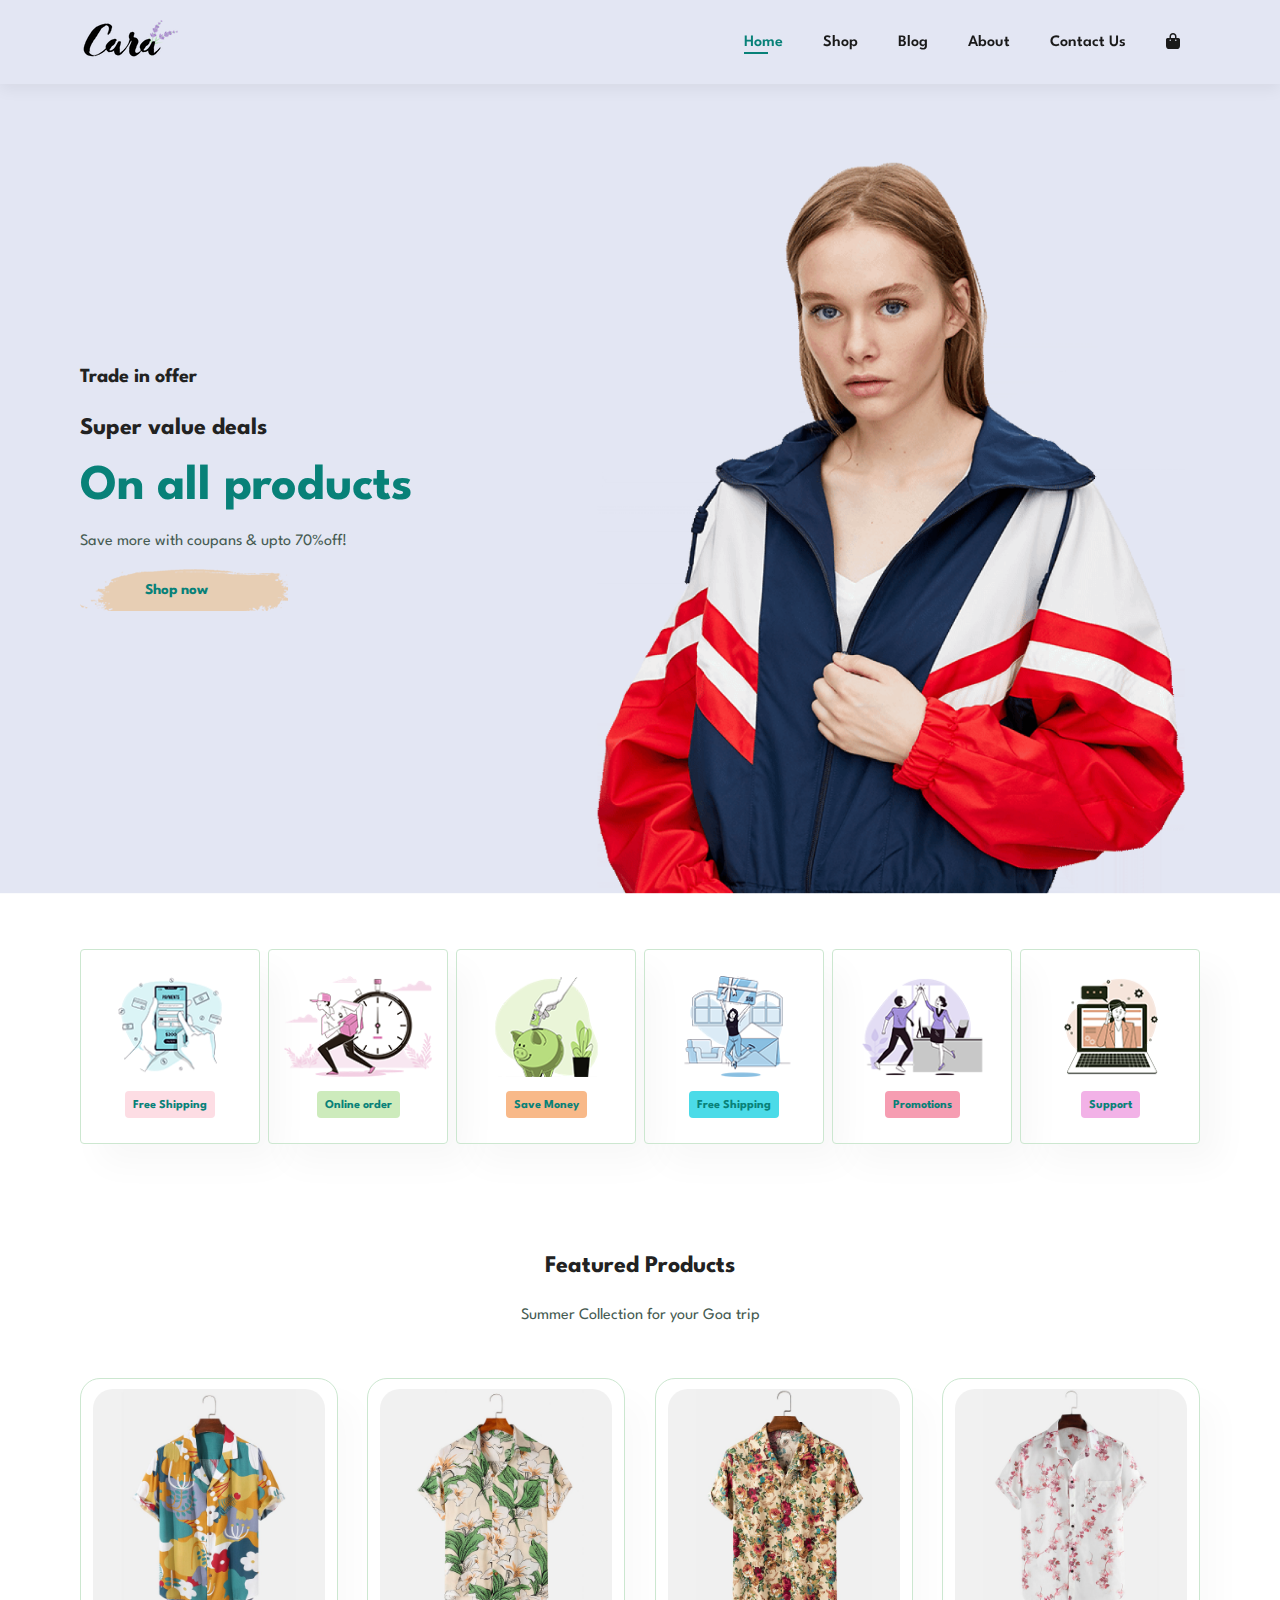
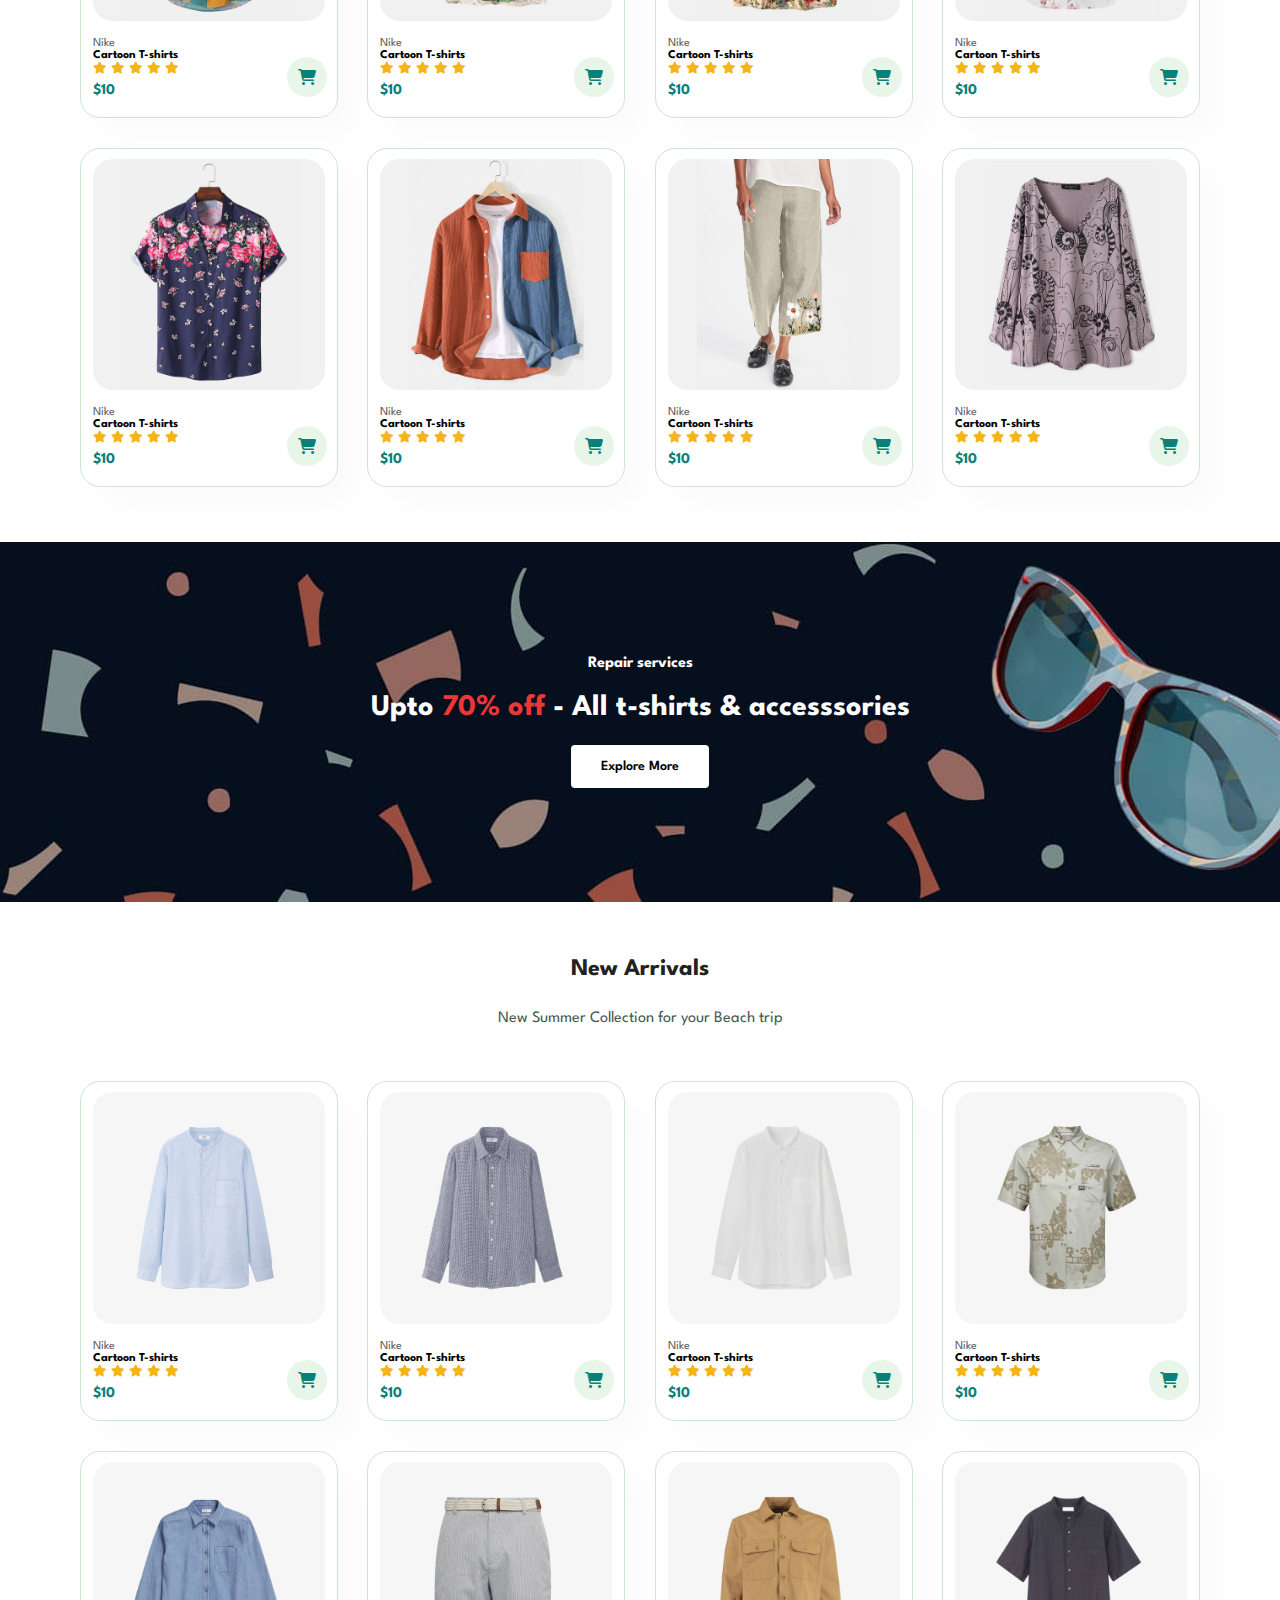
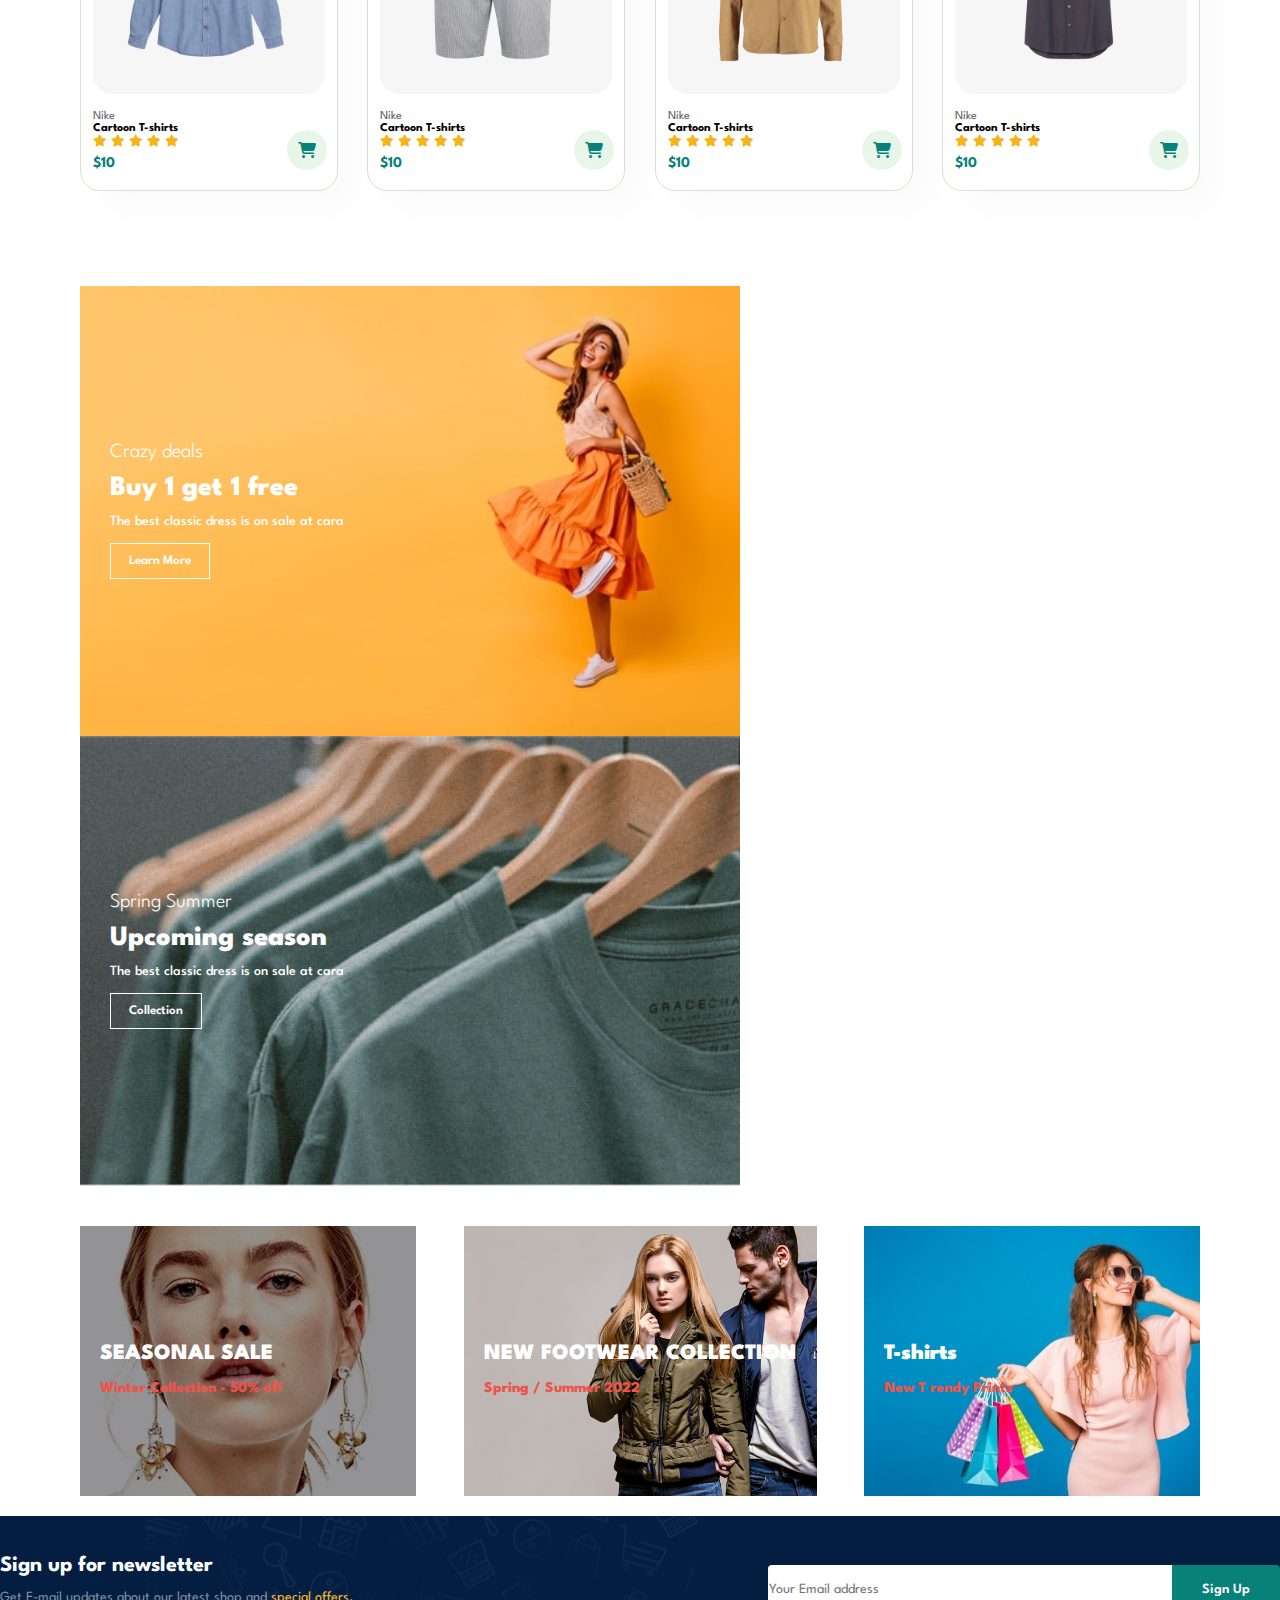
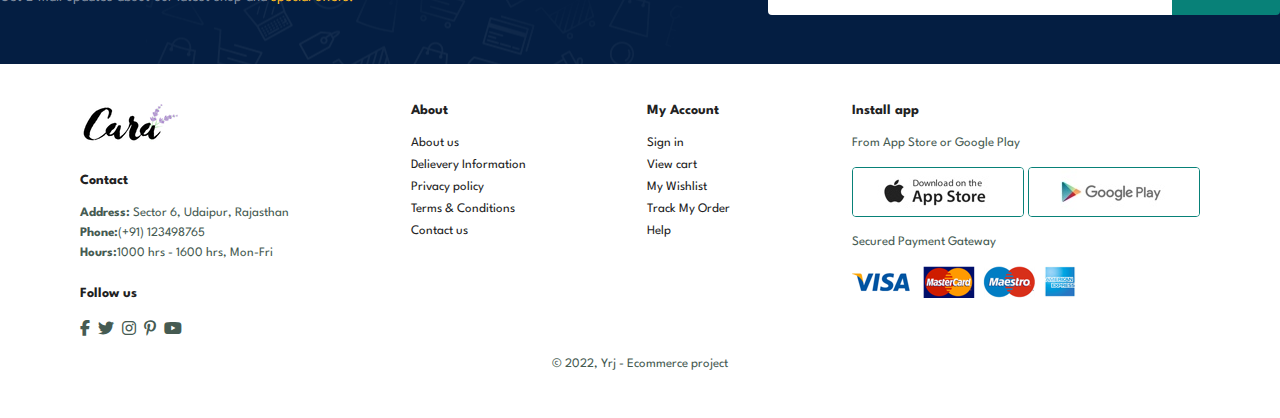
<file: index.html>
<!DOCTYPE html>
<html lang="en">

<head>
    <meta charset="UTF-8">
    <meta http-equiv="X-UA-Compatible" content="IE=edge">
    <meta name="viewport" content="width=device-width, initial-scale=1.0">
    <title>ecommerce website</title>
    <link rel="stylesheet" href="https://cdnjs.cloudflare.com/ajax/libs/font-awesome/6.2.0/css/all.min.css" />
    <link rel="stylesheet" href="style.css">
</head>


<body>
    <section id="header">
        <a href="#"><img src="img/logo.png" class="logo" alt=""></a>

        <div>
            <ul id="navbar">
                <li><a class="active" href="index.html">Home</a></li>
                <li><a href="shop.html">Shop</a></li>
                <li><a href="blog.html">Blog</a></li>
                <li><a href="about.html">About</a></li>
                <li><a href="contact.html">Contact Us</a></li>
                <li id="lg-bag"><a href="cart.html"><i class="fa-solid fa-bag-shopping"></i></a></li>
                <a href="#" id="close"><i class="fas fa-times"></i></a>
            </ul>
        </div>
        <div id="mobile">
            <a href="cart.html"><i class="fa-solid fa-bag-shopping"></i></a>
            <i id="bar" class="fas fa-outdent"></i>
        </div>
    </section>
    <section id="hero">
        <h4>Trade in offer</h4>
        <h2>Super value deals</h2>
        <h1>On all products</h1>
        <p>Save more with coupans & upto 70%off!</p>
        <button>Shop now</button>
    </section>
    <section id="feature" class="section-p1">
        <div class="fe-box">
            <img src="img/features/f1.png">
            <h6>Free Shipping</h6>
        </div>
        <div class="fe-box">
            <img src="img/features/f2.png">
            <h6>Online order</h6>
        </div>
        <div class="fe-box">
            <img src="img/features/f3.png">
            <h6>Save Money</h6>
        </div>
        <div class="fe-box">
            <img src="img/features/f4.png">
            <h6>Free Shipping</h6>
        </div>
        <div class="fe-box">
            <img src="img/features/f5.png">
            <h6>Promotions</h6>
        </div>
        <div class="fe-box">
            <img src="img/features/f6.png">
            <h6>Support</h6>
        </div>
    </section>

    <section id="product1" class="section-p1">
        <h2>Featured Products</h2>
        <p>Summer Collection for your Goa trip</p>
        <div class="pro-container">
            <div class="pro">
                <img src="img/products/f1.jpg" alt="">
                <div class="des"> 
                    <span>Nike</span>
                    <h6>Cartoon T-shirts</h6>
                    <div class="star">
                        <i class="fas fa-star"></i>
                        <i class="fas fa-star"></i>
                        <i class="fas fa-star"></i>
                        <i class="fas fa-star"></i>
                        <i class="fas fa-star"></i>
                    </div>
                    <h4>$10</h4>
                </div>
                <a href="#"><i class="fa-solid fa-cart-shopping cart"></i></i></a>
            </div>
            <div class="pro">
                <img src="img/products/f2.jpg" alt="">
                <div class="des"> 
                    <span>Nike</span>
                    <h6>Cartoon T-shirts</h6>
                    <div class="star">
                        <i class="fas fa-star"></i>
                        <i class="fas fa-star"></i>
                        <i class="fas fa-star"></i>
                        <i class="fas fa-star"></i>
                        <i class="fas fa-star"></i>
                    </div>
                    <h4>$10</h4>
                </div>
                <a href="#"><i class="fa-solid fa-cart-shopping cart"></i></i></a>
            </div>
            <div class="pro">
                <img src="img/products/f3.jpg" alt="">
                <div class="des"> 
                    <span>Nike</span>
                    <h6>Cartoon T-shirts</h6>
                    <div class="star">
                        <i class="fas fa-star"></i>
                        <i class="fas fa-star"></i>
                        <i class="fas fa-star"></i>
                        <i class="fas fa-star"></i>
                        <i class="fas fa-star"></i>
                    </div>
                    <h4>$10</h4>
                </div>
                <a href="#"><i class="fa-solid fa-cart-shopping cart"></i></i></a>
            </div>
            <div class="pro">
                <img src="img/products/f4.jpg" alt="">
                <div class="des"> 
                    <span>Nike</span>
                    <h6>Cartoon T-shirts</h6>
                    <div class="star">
                        <i class="fas fa-star"></i>
                        <i class="fas fa-star"></i>
                        <i class="fas fa-star"></i>
                        <i class="fas fa-star"></i>
                        <i class="fas fa-star"></i>
                    </div>
                    <h4>$10</h4>
                </div>
                <a href="#"><i class="fa-solid fa-cart-shopping cart"></i></i></a>
            </div>
            <div class="pro">
                <img src="img/products/f5.jpg" alt="">
                <div class="des"> 
                    <span>Nike</span>
                    <h6>Cartoon T-shirts</h6>
                    <div class="star">
                        <i class="fas fa-star"></i>
                        <i class="fas fa-star"></i>
                        <i class="fas fa-star"></i>
                        <i class="fas fa-star"></i>
                        <i class="fas fa-star"></i>
                    </div>
                    <h4>$10</h4>
                </div>
                <a href="#"><i class="fa-solid fa-cart-shopping cart"></i></i></a>
            </div>
            <div class="pro">
                <img src="img/products/f6.jpg" alt="">
                <div class="des"> 
                    <span>Nike</span>
                    <h6>Cartoon T-shirts</h6>
                    <div class="star">
                        <i class="fas fa-star"></i>
                        <i class="fas fa-star"></i>
                        <i class="fas fa-star"></i>
                        <i class="fas fa-star"></i>
                        <i class="fas fa-star"></i>
                    </div>
                    <h4>$10</h4>
                </div>
                <a href="#"><i class="fa-solid fa-cart-shopping cart"></i></i></a>
            </div>
            <div class="pro">
                <img src="img/products/f7.jpg" alt="">
                <div class="des"> 
                    <span>Nike</span>
                    <h6>Cartoon T-shirts</h6>
                    <div class="star">
                        <i class="fas fa-star"></i>
                        <i class="fas fa-star"></i>
                        <i class="fas fa-star"></i>
                        <i class="fas fa-star"></i>
                        <i class="fas fa-star"></i>
                    </div>
                    <h4>$10</h4>
                </div>
                <a href="#"><i class="fa-solid fa-cart-shopping cart"></i></i></a>
            </div>
            <div class="pro">
                <img src="img/products/f8.jpg" alt="">
                <div class="des"> 
                    <span>Nike</span>
                    <h6>Cartoon T-shirts</h6>
                    <div class="star">
                        <i class="fas fa-star"></i>
                        <i class="fas fa-star"></i>
                        <i class="fas fa-star"></i>
                        <i class="fas fa-star"></i>
                        <i class="fas fa-star"></i>
                    </div>
                    <h4>$10</h4>
                </div>
                <a href="#"><i class="fa-solid fa-cart-shopping cart"></i></i></a>
            </div>
        </div>
    </section>
    <section id="banner" class="section-m1">
        <h4>Repair services</h4>
        <h2>Upto <span>70% off</span> - All t-shirts & accesssories</h2>
        <button class="normal">Explore More</button>
    </section>
    <section id="product1" class="section-p1">
        <h2>New Arrivals</h2>
        <p>New Summer Collection for your Beach trip</p>
        <div class="pro-container">
            <div class="pro">
                <img src="img/products/n1.jpg" alt="">
                <div class="des"> 
                    <span>Nike</span>
                    <h6>Cartoon T-shirts</h6>
                    <div class="star">
                        <i class="fas fa-star"></i>
                        <i class="fas fa-star"></i>
                        <i class="fas fa-star"></i>
                        <i class="fas fa-star"></i>
                        <i class="fas fa-star"></i>
                    </div>
                    <h4>$10</h4>
                </div>
                <a href="#"><i class="fa-solid fa-cart-shopping cart"></i></i></a>
            </div>
            <div class="pro">
                <img src="img/products/n2.jpg" alt="">
                <div class="des"> 
                    <span>Nike</span>
                    <h6>Cartoon T-shirts</h6>
                    <div class="star">
                        <i class="fas fa-star"></i>
                        <i class="fas fa-star"></i>
                        <i class="fas fa-star"></i>
                        <i class="fas fa-star"></i>
                        <i class="fas fa-star"></i>
                    </div>
                    <h4>$10</h4>
                </div>
                <a href="#"><i class="fa-solid fa-cart-shopping cart"></i></i></a>
            </div>
            <div class="pro">
                <img src="img/products/n3.jpg" alt="">
                <div class="des"> 
                    <span>Nike</span>
                    <h6>Cartoon T-shirts</h6>
                    <div class="star">
                        <i class="fas fa-star"></i>
                        <i class="fas fa-star"></i>
                        <i class="fas fa-star"></i>
                        <i class="fas fa-star"></i>
                        <i class="fas fa-star"></i>
                    </div>
                    <h4>$10</h4>
                </div>
                <a href="#"><i class="fa-solid fa-cart-shopping cart"></i></i></a>
            </div>
            <div class="pro">
                <img src="img/products/n4.jpg" alt="">
                <div class="des"> 
                    <span>Nike</span>
                    <h6>Cartoon T-shirts</h6>
                    <div class="star">
                        <i class="fas fa-star"></i>
                        <i class="fas fa-star"></i>
                        <i class="fas fa-star"></i>
                        <i class="fas fa-star"></i>
                        <i class="fas fa-star"></i>
                    </div>
                    <h4>$10</h4>
                </div>
                <a href="#"><i class="fa-solid fa-cart-shopping cart"></i></i></a>
            </div>
            <div class="pro">
                <img src="img/products/n5.jpg" alt="">
                <div class="des"> 
                    <span>Nike</span>
                    <h6>Cartoon T-shirts</h6>
                    <div class="star">
                        <i class="fas fa-star"></i>
                        <i class="fas fa-star"></i>
                        <i class="fas fa-star"></i>
                        <i class="fas fa-star"></i>
                        <i class="fas fa-star"></i>
                    </div>
                    <h4>$10</h4>
                </div>
                <a href="#"><i class="fa-solid fa-cart-shopping cart"></i></i></a>
            </div>
            <div class="pro">
                <img src="img/products/n6.jpg" alt="">
                <div class="des"> 
                    <span>Nike</span>
                    <h6>Cartoon T-shirts</h6>
                    <div class="star">
                        <i class="fas fa-star"></i>
                        <i class="fas fa-star"></i>
                        <i class="fas fa-star"></i>
                        <i class="fas fa-star"></i>
                        <i class="fas fa-star"></i>
                    </div>
                    <h4>$10</h4>
                </div>
                <a href="#"><i class="fa-solid fa-cart-shopping cart"></i></i></a>
            </div>
            <div class="pro">
                <img src="img/products/n7.jpg" alt="">
                <div class="des"> 
                    <span>Nike</span>
                    <h6>Cartoon T-shirts</h6>
                    <div class="star">
                        <i class="fas fa-star"></i>
                        <i class="fas fa-star"></i>
                        <i class="fas fa-star"></i>
                        <i class="fas fa-star"></i>
                        <i class="fas fa-star"></i>
                    </div>
                    <h4>$10</h4>
                </div>
                <a href="#"><i class="fa-solid fa-cart-shopping cart"></i></i></a>
            </div>
            <div class="pro">
                <img src="img/products/n8.jpg" alt="">
                <div class="des"> 
                    <span>Nike</span>
                    <h6>Cartoon T-shirts</h6>
                    <div class="star">
                        <i class="fas fa-star"></i>
                        <i class="fas fa-star"></i>
                        <i class="fas fa-star"></i>
                        <i class="fas fa-star"></i>
                        <i class="fas fa-star"></i>
                    </div>
                    <h4>$10</h4>
                </div>
                <a href="#"><i class="fa-solid fa-cart-shopping cart"></i></i></a>
            </div>
        </div>
    </section>
    <section id="sm-banner" class="section-p1">
        <div class="banner-box">
            <h4>Crazy deals</h4>
            <h2>Buy 1 get 1 free</h2>
            <span>The best classic dress is on sale at cara</span>
            <button class="white">Learn More</button>
        </div>
        <div class="banner-box banner-box2">
            <h4>Spring Summer</h4>
            <h2>Upcoming season</h2>
            <span>The best classic dress is on sale at cara</span>
            <button class="white">Collection</button>
        </div>
    </section>
    <section id="banner3">
        <div class="banner-box">
            <h2>SEASONAL SALE</h2>
            <h3>Winter Collection - 50% off</h3>
        </div>
        <div class="banner-box banner-box2">
            <h2>NEW FOOTWEAR COLLECTION</h2>
            <h3>Spring / Summer 2022</h3>
        </div>
        <div class="banner-box banner-box3">
            <h2>T-shirts</h2>
            <h3>New T rendy Prints</h3>
        </div>
    </section>
    <section id="newsletter" class="section-p1 section-m1">
        <div class="newstext">
            <h4>Sign up for newsletter</h4>
            <p>Get E-mail updates about our latest shop and <span> special offers.</span></p>
        </div>
        <div class="form">
            <input type="text" placeholder="Your Email address">
            <button class="normal">Sign Up</button>
        </div>
    </section>
    <footer class="section-p1">
        <div class="col">
            <img class="logo" src="img/logo.png">
            <h4>Contact</h4>
            <p><strong>Address:</strong> Sector 6, Udaipur, Rajasthan</p>
            <p><strong>Phone:</strong>(+91) 123498765</p>
            <p><strong>Hours:</strong>1000 hrs - 1600 hrs, Mon-Fri</p>
            <div class="follow">
                <h4>Follow us</h4>
                <div class="icons">
                    <i class="fab fa-facebook-f"></i>
                    <i class="fab fa-twitter"></i>
                    <i class="fab fa-instagram"></i>
                    <i class="fab fa-pinterest-p"></i>
                    <i class="fab fa-youtube"></i>
                </div>
            </div>
        </div>
        <div class="col">
            <h4>About</h4>
            <a href="#">About us</a>
            <a href="#">Delievery Information</a>
            <a href="#">Privacy policy</a>
            <a href="#">Terms & Conditions</a>
            <a href="#">Contact us</a>
        </div>

        <div class="col">
            <h4>My Account</h4>
            <a href="#">Sign in</a>
            <a href="#">View cart</a>
            <a href="#">My Wishlist</a>
            <a href="#">Track My Order</a>
            <a href="#">Help</a>
        </div>
        <div class="col install">
            <h4>Install app</h4>
            <p>From App Store or Google Play</p>
            <div class="row">
                <img src="img/pay/app.jpg" alt="">
                <img src="img/pay/play.jpg" alt="">
            </div>
            <p>Secured Payment Gateway</p>
            <img src="img/pay/pay.png" alt="">
        </div>

        <div class="copyright">
            <p>© 2022, Yrj - Ecommerce project</p>
        </div>
    </footer>
    <script src="script.js"></script>
</body>

</html>
</file>
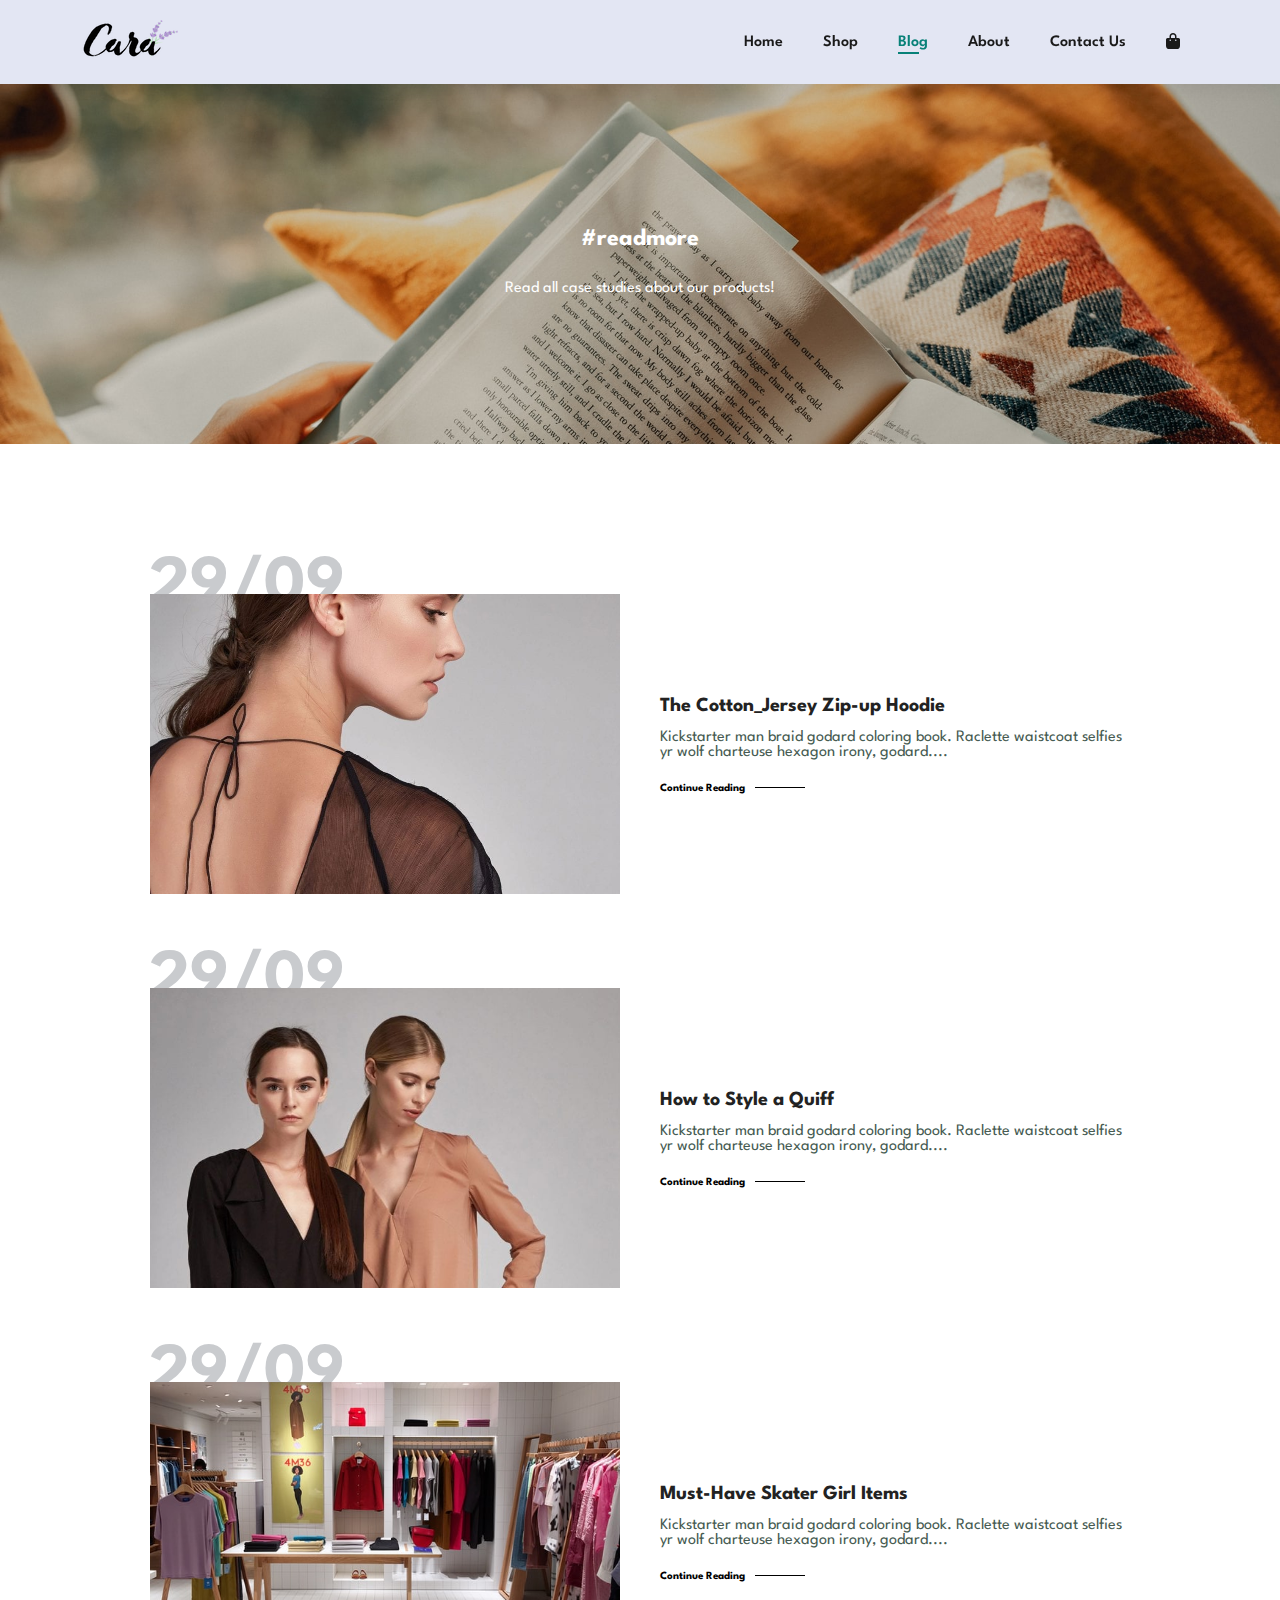
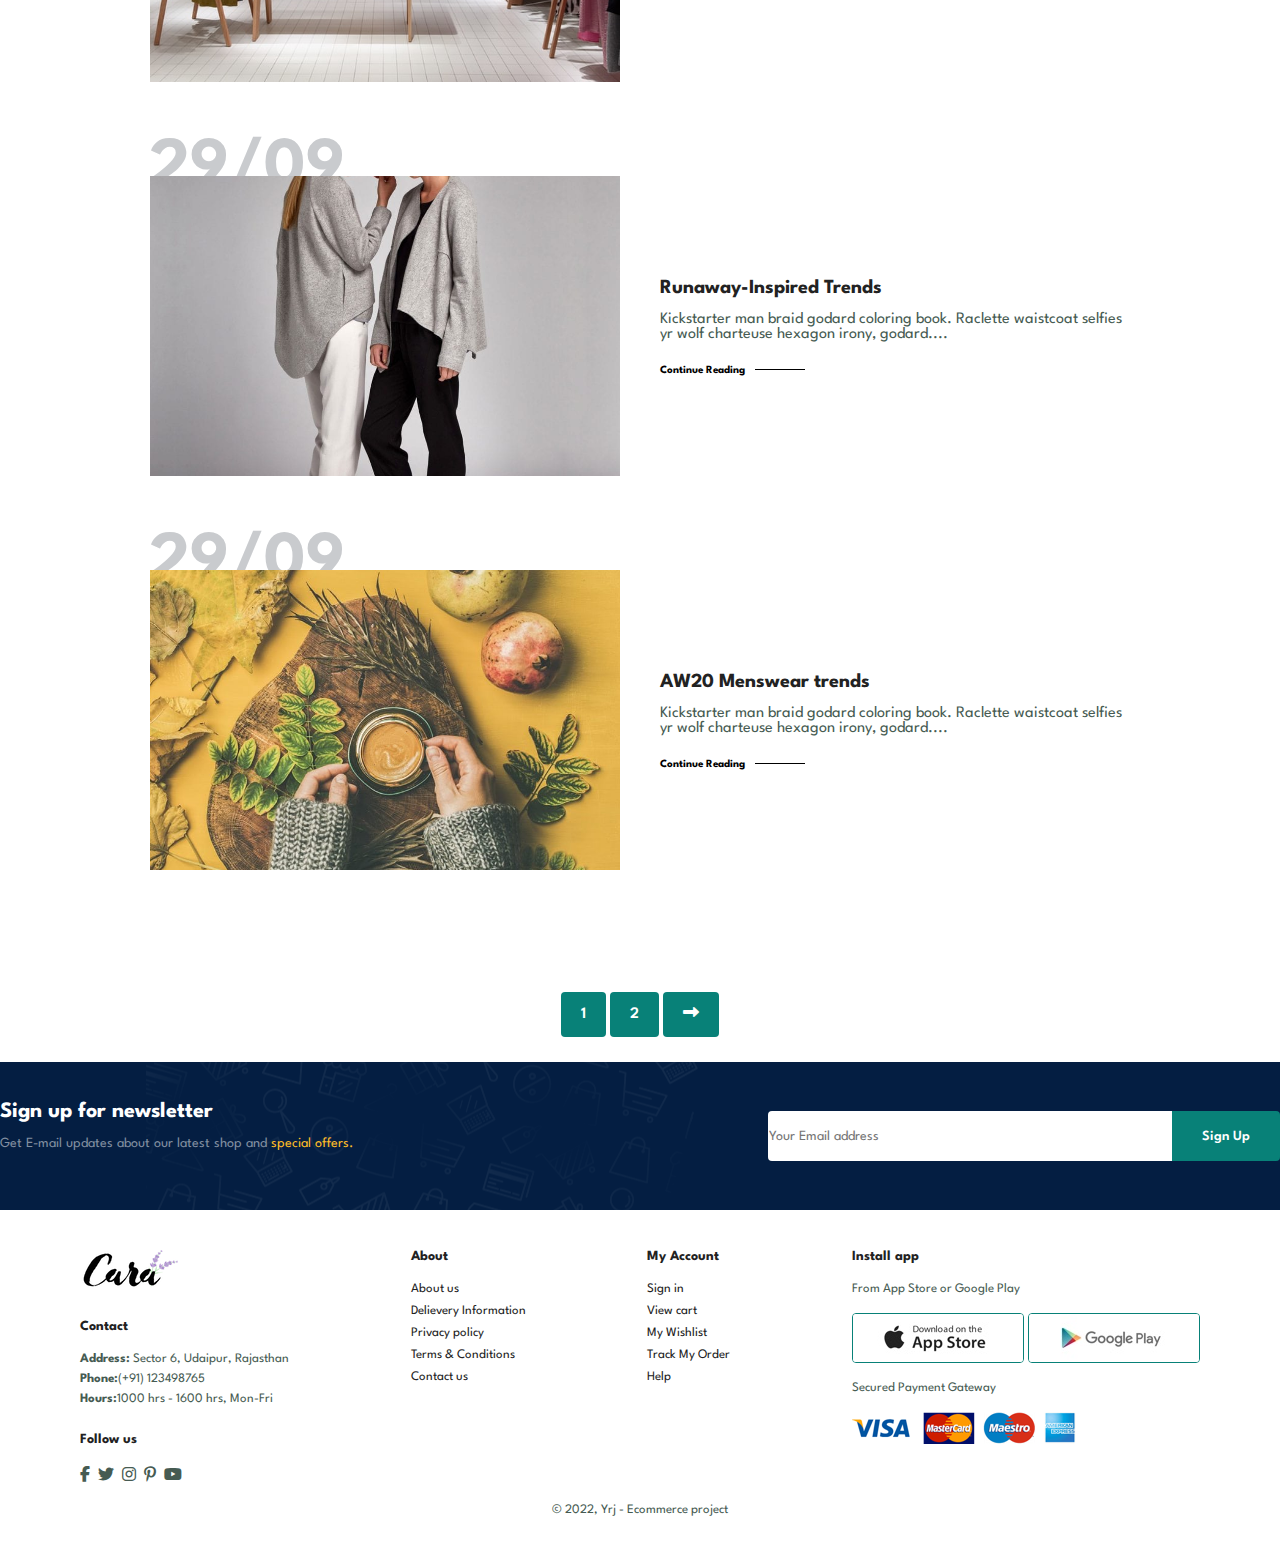
<file: blog.html>
<!DOCTYPE html>
<html lang="en">

<head>
    <meta charset="UTF-8">
    <meta http-equiv="X-UA-Compatible" content="IE=edge">
    <meta name="viewport" content="width=device-width, initial-scale=1.0">
    <title>ecommerce website</title>
    <link rel="stylesheet" href="https://cdnjs.cloudflare.com/ajax/libs/font-awesome/6.2.0/css/all.min.css" />
    <link rel="stylesheet" href="style.css">
</head>


<body>
    <section id="header">
        <a href="#"><img src="img/logo.png" class="logo" alt=""></a>

        <div>
            <ul id="navbar">
                <li><a href="index.html">Home</a></li>
                <li><a href="shop.html">Shop</a></li>
                <li><a class="active" href="blog.html">Blog</a></li>
                <li><a href="about.html">About</a></li>
                <li><a href="contact.html">Contact Us</a></li>
                <li id="lg-bag"><a href="cart.html"><i class="fa-solid fa-bag-shopping"></i></a></li>
                <a href="#" id="close"><i class="fas fa-times"></i></a>
            </ul>
        </div>
        <div id="mobile">
            <a href="cart.html"><i class="fa-solid fa-bag-shopping"></i></a>
            <i id="bar" class="fas fa-outdent"></i>
        </div>
    </section>
    <section id="page-header" class="blog-header">
       
        <h2>#readmore</h2>
       
        <p>Read all case studies about our products! </p>
        
    </section>
    <section id="blog">
        <div class="blog-box">
            <div class="blog-img">
                <img src="img/blog/b1.jpg">
            </div>
            <div class="blog-details">
                <h4>The Cotton_Jersey Zip-up Hoodie</h4>
                <p>Kickstarter man braid godard coloring book. Raclette waistcoat selfies yr
                wolf charteuse hexagon irony, godard....</p>
                <a href="#">Continue Reading</a>
            </div>
            <h1>29/09</h1>
        </div>
        <div class="blog-box">
            <div class="blog-img">
                <img src="img/blog/b2.jpg">
            </div>
            <div class="blog-details">
                <h4>How to Style a Quiff</h4>
                <p>Kickstarter man braid godard coloring book. Raclette waistcoat selfies yr
                wolf charteuse hexagon irony, godard....</p>
                <a href="#">Continue Reading</a>
            </div>
            <h1>29/09</h1>
        </div>
        <div class="blog-box">
            <div class="blog-img">
                <img src="img/blog/b3.jpg">
            </div>
            <div class="blog-details">
                <h4>Must-Have Skater Girl Items</h4>
                <p>Kickstarter man braid godard coloring book. Raclette waistcoat selfies yr
                wolf charteuse hexagon irony, godard....</p>
                <a href="#">Continue Reading</a>
            </div>
            <h1>29/09</h1>
        </div>
        <div class="blog-box">
            <div class="blog-img">
                <img src="img/blog/b4.jpg">
            </div>
            <div class="blog-details">
                <h4>Runaway-Inspired Trends</h4>
                <p>Kickstarter man braid godard coloring book. Raclette waistcoat selfies yr
                wolf charteuse hexagon irony, godard....</p>
                <a href="#">Continue Reading</a>
            </div>
            <h1>29/09</h1>
        </div>
        
        <div class="blog-box">
            <div class="blog-img">
                <img src="img/blog/b6.jpg">
            </div>
            <div class="blog-details">
                <h4>AW20 Menswear trends</h4>
                <p>Kickstarter man braid godard coloring book. Raclette waistcoat selfies yr
                wolf charteuse hexagon irony, godard....</p>
                <a href="#">Continue Reading</a>
            </div>
            <h1>29/09</h1>
        </div>

    </section>
    <section id="pagination" class="section-p1">
        <a href="#">1</a>
        <a href="#">2</a>
        <a href="#"><i class="fa fa-long-arrow-alt-right"></i></a>
    </section>
    
    <section id="newsletter" class="section-p1 section-m1">
        <div class="newstext">
            <h4>Sign up for newsletter</h4>
            <p>Get E-mail updates about our latest shop and <span> special offers.</span></p>
        </div>
        <div class="form">
            <input type="text" placeholder="Your Email address">
            <button class="normal">Sign Up</button>
        </div>
    </section>
    <footer class="section-p1">
        <div class="col">
            <img class="logo" src="img/logo.png">
            <h4>Contact</h4>
            <p><strong>Address:</strong> Sector 6, Udaipur, Rajasthan</p>
            <p><strong>Phone:</strong>(+91) 123498765</p>
            <p><strong>Hours:</strong>1000 hrs - 1600 hrs, Mon-Fri</p>
            <div class="follow">
                <h4>Follow us</h4>
                <div class="icons">
                    <i class="fab fa-facebook-f"></i>
                    <i class="fab fa-twitter"></i>
                    <i class="fab fa-instagram"></i>
                    <i class="fab fa-pinterest-p"></i>
                    <i class="fab fa-youtube"></i>
                </div>
            </div>
        </div>
        <div class="col">
            <h4>About</h4>
            <a href="#">About us</a>
            <a href="#">Delievery Information</a>
            <a href="#">Privacy policy</a>
            <a href="#">Terms & Conditions</a>
            <a href="#">Contact us</a>
        </div>

        <div class="col">
            <h4>My Account</h4>
            <a href="#">Sign in</a>
            <a href="#">View cart</a>
            <a href="#">My Wishlist</a>
            <a href="#">Track My Order</a>
            <a href="#">Help</a>
        </div>
        <div class="col install">
            <h4>Install app</h4>
            <p>From App Store or Google Play</p>
            <div class="row">
                <img src="img/pay/app.jpg" alt="">
                <img src="img/pay/play.jpg" alt="">
            </div>
            <p>Secured Payment Gateway</p>
            <img src="img/pay/pay.png" alt="">
        </div>

        <div class="copyright">
            <p>© 2022, Yrj - Ecommerce project</p>
        </div>
    </footer>
    <script src="script.js"></script>
</body>

</html>
</file>
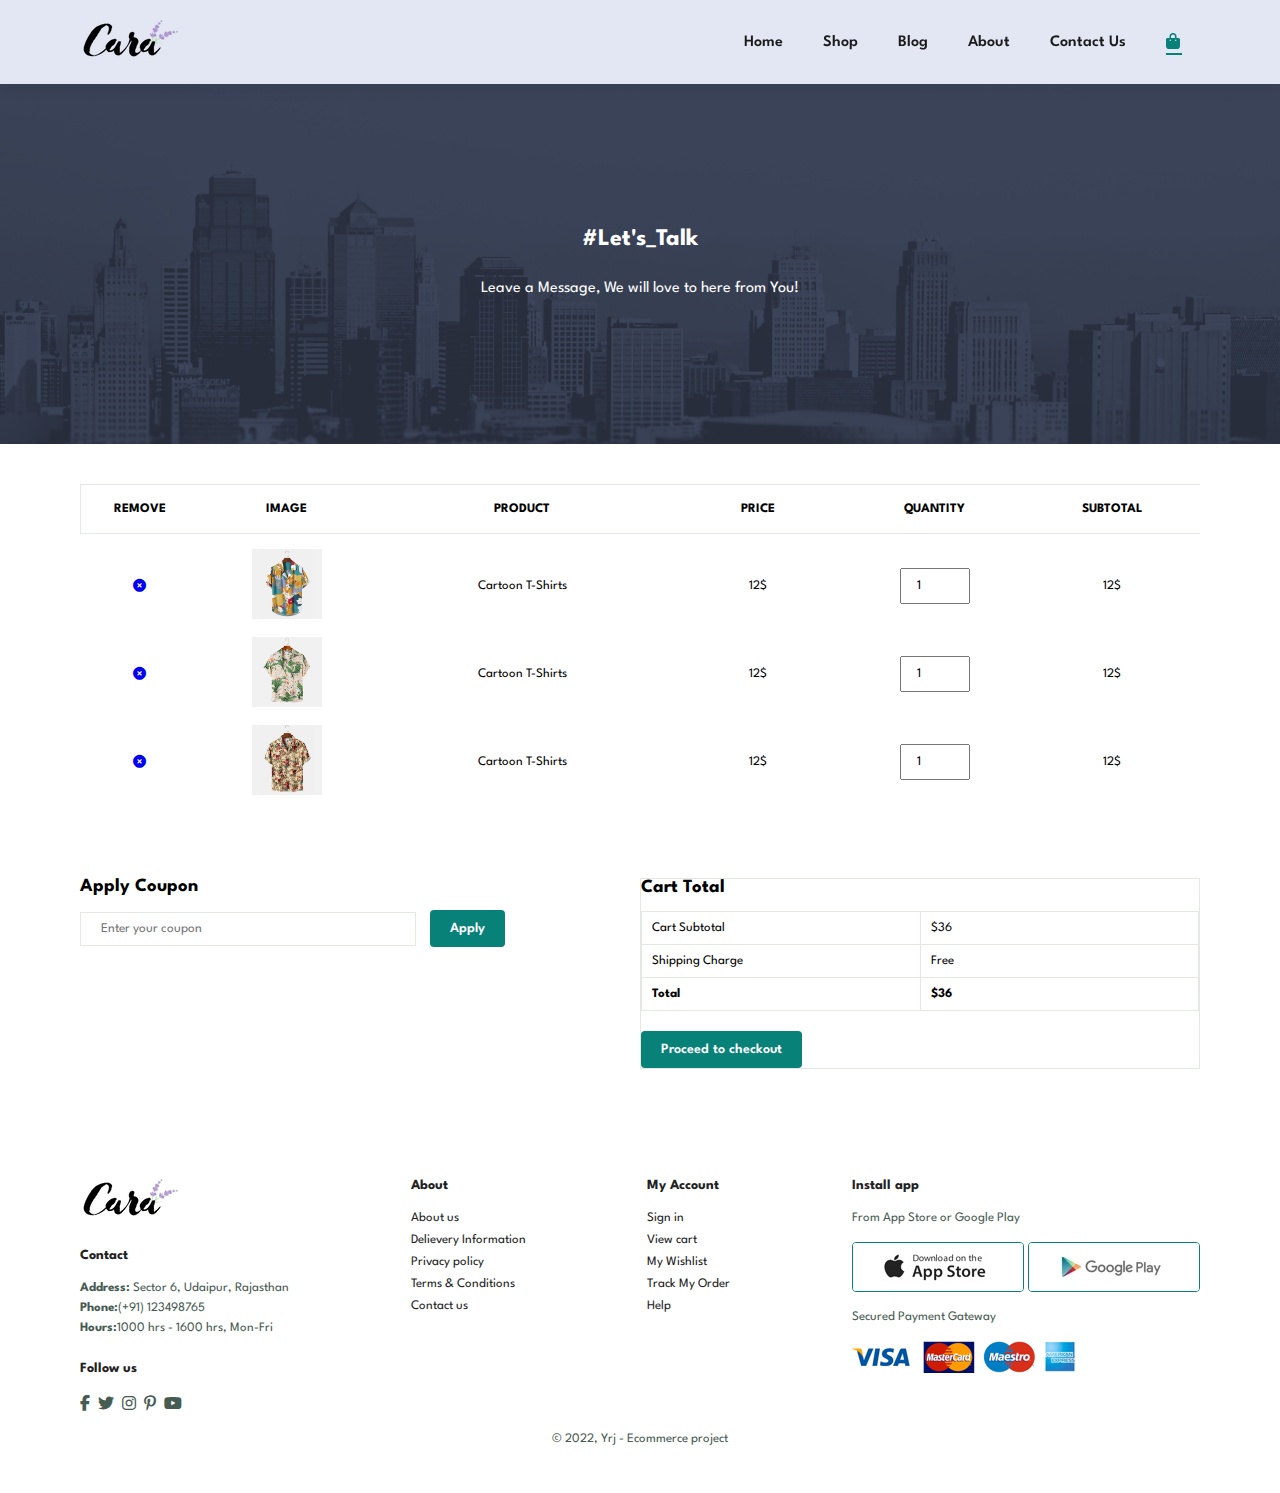
<file: cart.html>
<!DOCTYPE html>
<html lang="en">

<head>
    <meta charset="UTF-8">
    <meta http-equiv="X-UA-Compatible" content="IE=edge">
    <meta name="viewport" content="width=device-width, initial-scale=1.0">
    <title>ecommerce website</title>
    <link rel="stylesheet" href="https://cdnjs.cloudflare.com/ajax/libs/font-awesome/6.2.0/css/all.min.css" />
    <link rel="stylesheet" href="style.css">
</head>


<body>
    <section id="header">
        <a href="#"><img src="img/logo.png" class="logo" alt=""></a>

        <div>
            <ul id="navbar">
                <li><a href="index.html">Home</a></li>
                <li><a href="shop.html">Shop</a></li>
                <li><a href="blog.html">Blog</a></li>
                <li><a href="about.html">About</a></li>
                <li><a href="contact.html">Contact Us</a></li>
                <li id="lg-bag"><a class="active" href="cart.html"><i class="fa-solid fa-bag-shopping"></i></a></li>
                <a href="#" id="close"><i class="fas fa-times"></i></a>
            </ul>
        </div>
        <div id="mobile">
            <a href="cart.html"><i class="fa-solid fa-bag-shopping"></i></a>
            <i id="bar" class="fas fa-outdent"></i>
        </div>
    </section>
    <section id="page-header" class="about-header">
       
        <h2>#Let's_Talk</h2>
       
        <p>Leave a Message, We will love to here from You!</p>
        
    </section>
    <section id="cart" class="section-p1">
        <table width="100%">
            <thead>
                <tr>
                    <td>Remove</td>
                    <td>Image</td>
                    <td>Product</td>
                    <td>Price</td>
                    <td>Quantity</td>
                    <td>Subtotal</td>
                </tr>
            </thead>
            <tbody>
                <tr>
                    <td><a href="#"><i class="fa fa-times-circle"></i></a></td>
                    <td><img src="img/products/f1.jpg" alt=""></td>
                    <td>Cartoon T-Shirts</td>
                    <td>12$</td>
                    <td><input type="number" value="1"></td>
                    <td>12$</td>
                </tr>
                <tr>
                    <td><a href="#"><i class="fa fa-times-circle"></i></a></td>
                    <td><img src="img/products/f2.jpg" alt=""></td>
                    <td>Cartoon T-Shirts</td>
                    <td>12$</td>
                    <td><input type="number" value="1"></td>
                    <td>12$</td>
                </tr>
                <tr>
                    <td><a href="#"><i class="fa fa-times-circle"></i></a></td>
                    <td><img src="img/products/f3.jpg" alt=""></td>
                    <td>Cartoon T-Shirts</td>
                    <td>12$</td>
                    <td><input type="number" value="1"></td>
                    <td>12$</td>
                </tr>
            </tbody>
        </table>
    </section>
    <section id="cart-add" class="section-p1">
        <div id="coupon">
            <h3>Apply Coupon</h3>
            <div>
                <input type="text" placeholder="Enter your coupon">
                <button class="normal">Apply</button>
            </div>
        </div>
        <div id="subtotal">
            <h3>Cart Total</h3>
            <table>
                <tr>
                    <td>Cart Subtotal</td>
                    <td>$36</td>
                </tr>
                <tr>
                    <td>Shipping Charge</td>
                    <td>Free</td>
                </tr>
                <td><strong>Total</strong></td>
                <td><strong>$36</strong></td>
            </table>
            <button class="normal">Proceed to checkout</button>
        </div>
    </section>
    <footer class="section-p1">
        <div class="col">
            <img class="logo" src="img/logo.png">
            <h4>Contact</h4>
            <p><strong>Address:</strong> Sector 6, Udaipur, Rajasthan</p>
            <p><strong>Phone:</strong>(+91) 123498765</p>
            <p><strong>Hours:</strong>1000 hrs - 1600 hrs, Mon-Fri</p>
            <div class="follow">
                <h4>Follow us</h4>
                <div class="icons">
                    <i class="fab fa-facebook-f"></i>
                    <i class="fab fa-twitter"></i>
                    <i class="fab fa-instagram"></i>
                    <i class="fab fa-pinterest-p"></i>
                    <i class="fab fa-youtube"></i>
                </div>
            </div>
        </div>
        <div class="col">
            <h4>About</h4>
            <a href="#">About us</a>
            <a href="#">Delievery Information</a>
            <a href="#">Privacy policy</a>
            <a href="#">Terms & Conditions</a>
            <a href="#">Contact us</a>
        </div>

        <div class="col">
            <h4>My Account</h4>
            <a href="#">Sign in</a>
            <a href="#">View cart</a>
            <a href="#">My Wishlist</a>
            <a href="#">Track My Order</a>
            <a href="#">Help</a>
        </div>
        <div class="col install">
            <h4>Install app</h4>
            <p>From App Store or Google Play</p>
            <div class="row">
                <img src="img/pay/app.jpg" alt="">
                <img src="img/pay/play.jpg" alt="">
            </div>
            <p>Secured Payment Gateway</p>
            <img src="img/pay/pay.png" alt="">
        </div>

        <div class="copyright">
            <p>© 2022, Yrj - Ecommerce project</p>
        </div>
    </footer>
    <script src="script.js"></script>
</body>

</html>
</file>
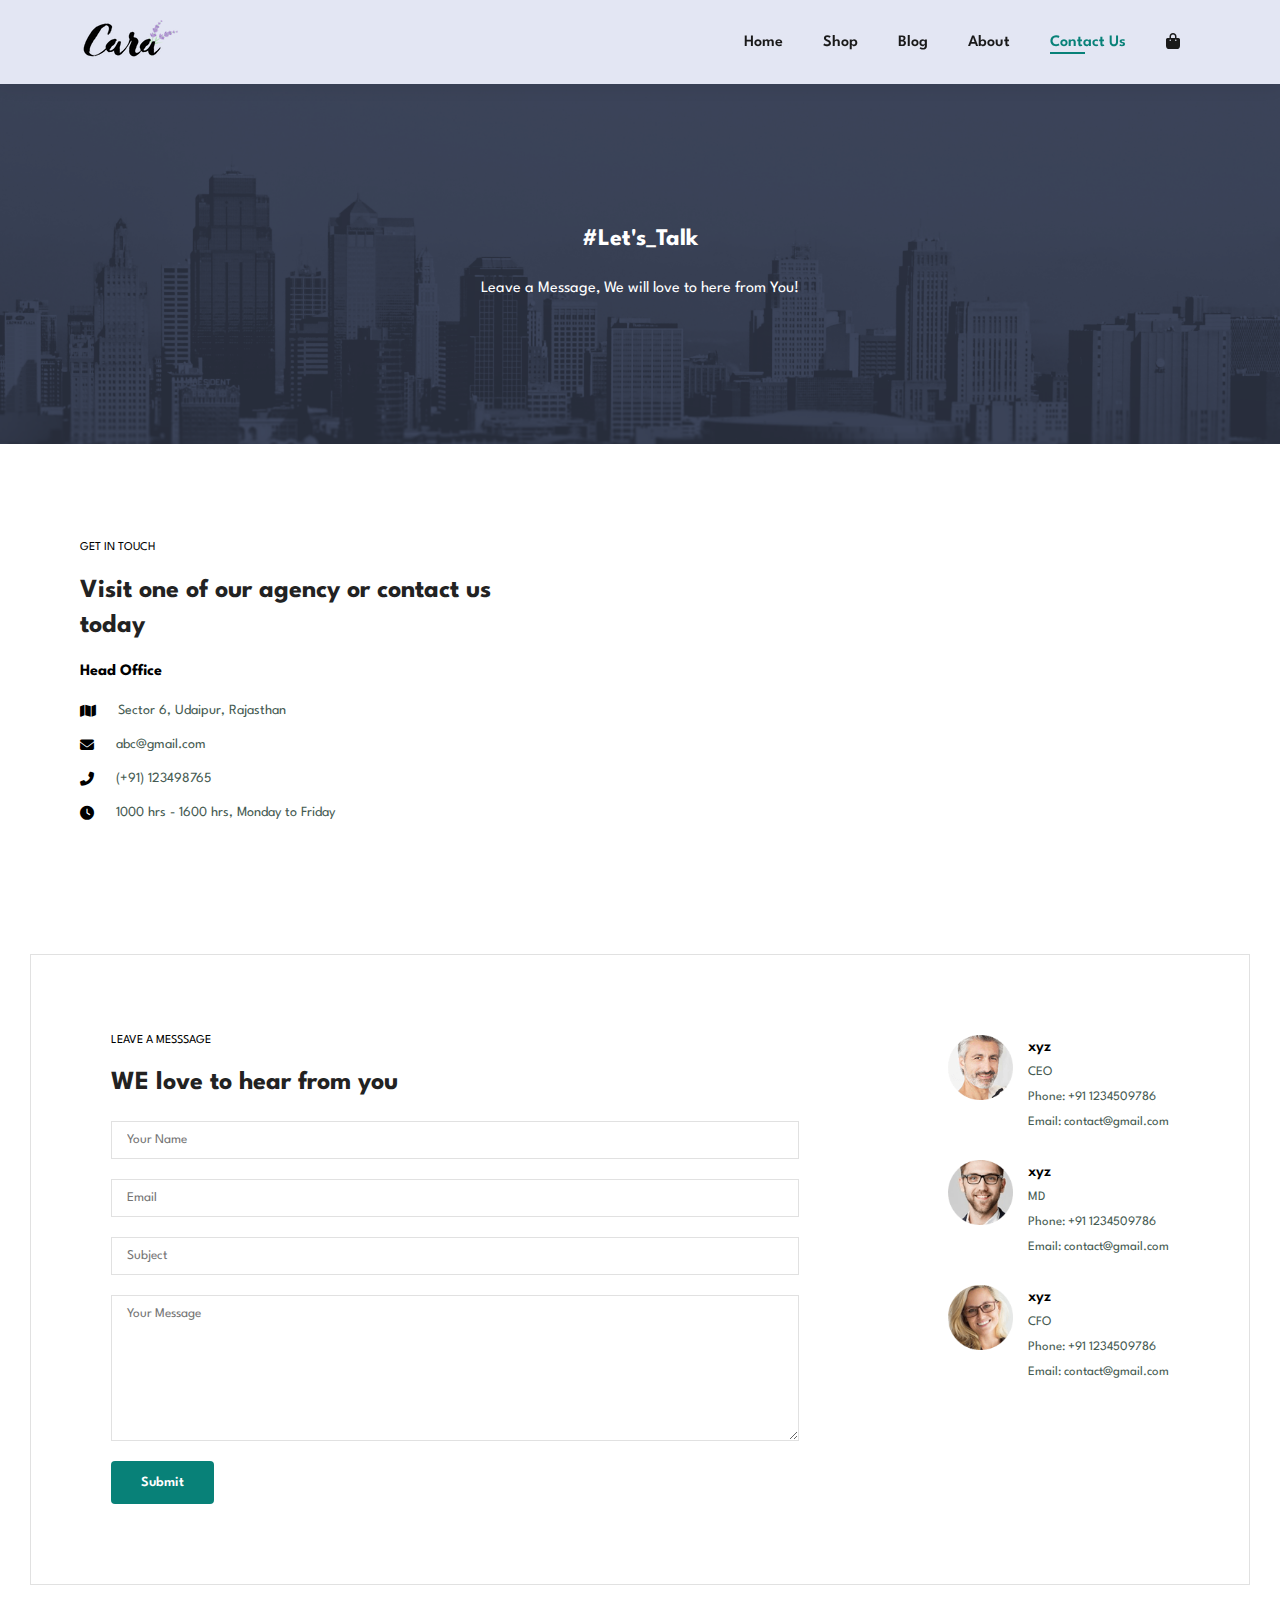
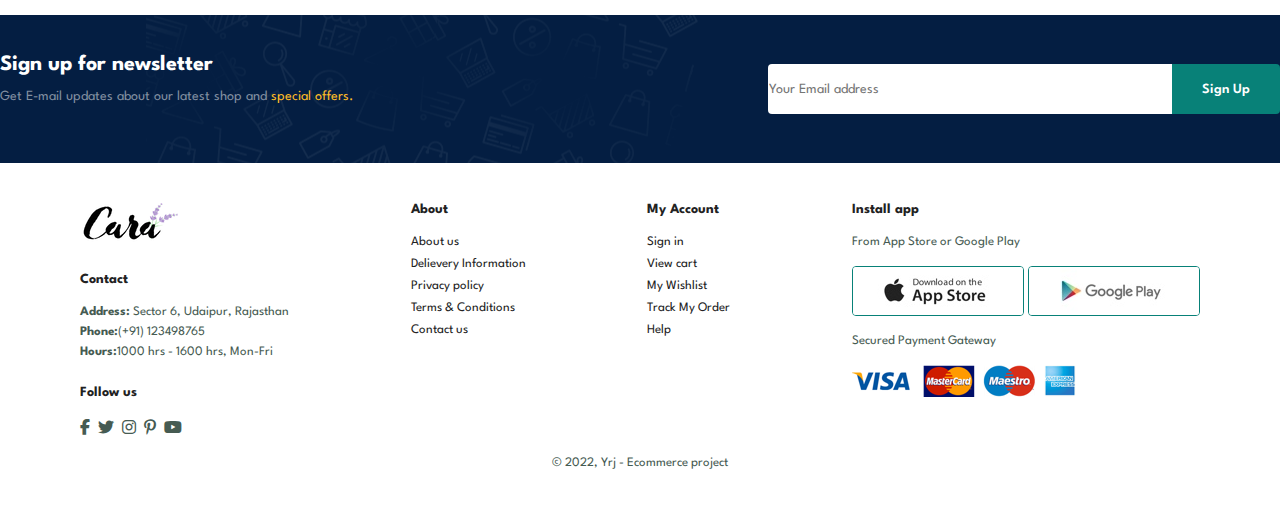
<file: contact.html>
<!DOCTYPE html>
<html lang="en">

<head>
    <meta charset="UTF-8">
    <meta http-equiv="X-UA-Compatible" content="IE=edge">
    <meta name="viewport" content="width=device-width, initial-scale=1.0">
    <title>ecommerce website</title>
    <link rel="stylesheet" href="https://cdnjs.cloudflare.com/ajax/libs/font-awesome/6.2.0/css/all.min.css" />
    <link rel="stylesheet" href="style.css">
</head>


<body>
    <section id="header">
        <a href="#"><img src="img/logo.png" class="logo" alt=""></a>

        <div>
            <ul id="navbar">
                <li><a href="index.html">Home</a></li>
                <li><a href="shop.html">Shop</a></li>
                <li><a href="blog.html">Blog</a></li>
                <li><a href="about.html">About</a></li>
                <li><a class="active" href="contact.html">Contact Us</a></li>
                <li id="lg-bag"><a href="cart.html"><i class="fa-solid fa-bag-shopping"></i></a></li>
                <a href="#" id="close"><i class="fas fa-times"></i></a>
            </ul>
        </div>
        <div id="mobile">
            <a href="cart.html"><i class="fa-solid fa-bag-shopping"></i></a>
            <i id="bar" class="fas fa-outdent"></i>
        </div>
    </section>
    <section id="page-header" class="about-header">
       
        <h2>#Let's_Talk</h2>
       
        <p>Leave a Message, We will love to here from You!</p>
        
    </section>

    <section id="contact-details" class="section-p1">
        <div class="details">
            <span>GET IN TOUCH</span>
            <h2>Visit one of our agency or contact us today</h2>
            <h3>Head Office</h3>
            <div>
                <li>
                    <i class="fa fa-map"></i>
                    <p>Sector 6, Udaipur, Rajasthan</p>
                </li>
                <li>
                    <i class="fa fa-envelope"></i>
                    <p>abc@gmail.com</p>
                </li>
                <li>
                    <i class="fa fa-phone-alt"></i>
                    <p>(+91) 123498765</p>
                </li>
                <li>
                    <i class="fa fa-clock"></i>
                    <p>1000 hrs - 1600 hrs, Monday to Friday</p>
                </li>
            </div>
        </div>
        <div class="map">
            <iframe src="https://www.google.com/maps/embed?pb=!1m18!1m12!1m3!1d14515.57763673177!2d73.71104517892898!3d24.558310747155407!2m3!1f0!2f0!3f0!3m2!1i1024!2i768!4f13.1!3m3!1m2!1s0x3967ef6946eb4c2f%3A0xc682181cfa22472a!2sSector%206%2C%20Udaipur%2C%20Rajasthan%20313002!5e0!3m2!1sen!2sin!4v1664375764858!5m2!1sen!2sin" width="600" height="450" style="border:0;" allowfullscreen="" loading="lazy" referrerpolicy="no-referrer-when-downgrade"></iframe>
        </div>
    </section>
    <section id="form-details">
        <form action="">
            <span>LEAVE A MESSSAGE</span>
            <h2>WE love to hear from you</h2>
            <input type="text" placeholder="Your Name">
            <input type="text" placeholder="Email">
            <input type="text" placeholder="Subject">
            <textarea name="" id="" colse="30" rows="10" placeholder="Your Message"></textarea>
            <button class="normal">Submit</button>
        </form>
        <div class="people">
            <div>
                <img src="img/people/1.png" alt="">
                <p><span>xyz</span>CEO <br> Phone: +91 1234509786 <br> Email: contact@gmail.com</p>
                <p></p>
            </div>
            <div>
                <img src="img/people/2.png" alt="">
                <p><span>xyz</span>MD <br> Phone: +91 1234509786 <br> Email: contact@gmail.com</p>
                <p></p>
            </div>
            <div>
                <img src="img/people/3.png" alt="">
                <p><span>xyz</span>CFO <br> Phone: +91 1234509786 <br> Email: contact@gmail.com</p>
                <p></p>
            </div>
        </div>
    </section>
    <section id="newsletter" class="section-p1 section-m1">
        <div class="newstext">
            <h4>Sign up for newsletter</h4>
            <p>Get E-mail updates about our latest shop and <span> special offers.</span></p>
        </div>
        <div class="form">
            <input type="text" placeholder="Your Email address">
            <button class="normal">Sign Up</button>
        </div>
    </section>
    <footer class="section-p1">
        <div class="col">
            <img class="logo" src="img/logo.png">
            <h4>Contact</h4>
            <p><strong>Address:</strong> Sector 6, Udaipur, Rajasthan</p>
            <p><strong>Phone:</strong>(+91) 123498765</p>
            <p><strong>Hours:</strong>1000 hrs - 1600 hrs, Mon-Fri</p>
            <div class="follow">
                <h4>Follow us</h4>
                <div class="icons">
                    <i class="fab fa-facebook-f"></i>
                    <i class="fab fa-twitter"></i>
                    <i class="fab fa-instagram"></i>
                    <i class="fab fa-pinterest-p"></i>
                    <i class="fab fa-youtube"></i>
                </div>
            </div>
        </div>
        <div class="col">
            <h4>About</h4>
            <a href="#">About us</a>
            <a href="#">Delievery Information</a>
            <a href="#">Privacy policy</a>
            <a href="#">Terms & Conditions</a>
            <a href="#">Contact us</a>
        </div>

        <div class="col">
            <h4>My Account</h4>
            <a href="#">Sign in</a>
            <a href="#">View cart</a>
            <a href="#">My Wishlist</a>
            <a href="#">Track My Order</a>
            <a href="#">Help</a>
        </div>
        <div class="col install">
            <h4>Install app</h4>
            <p>From App Store or Google Play</p>
            <div class="row">
                <img src="img/pay/app.jpg" alt="">
                <img src="img/pay/play.jpg" alt="">
            </div>
            <p>Secured Payment Gateway</p>
            <img src="img/pay/pay.png" alt="">
        </div>

        <div class="copyright">
            <p>© 2022, Yrj - Ecommerce project</p>
        </div>
    </footer>
    <script src="script.js"></script>
</body>

</html>
</file>
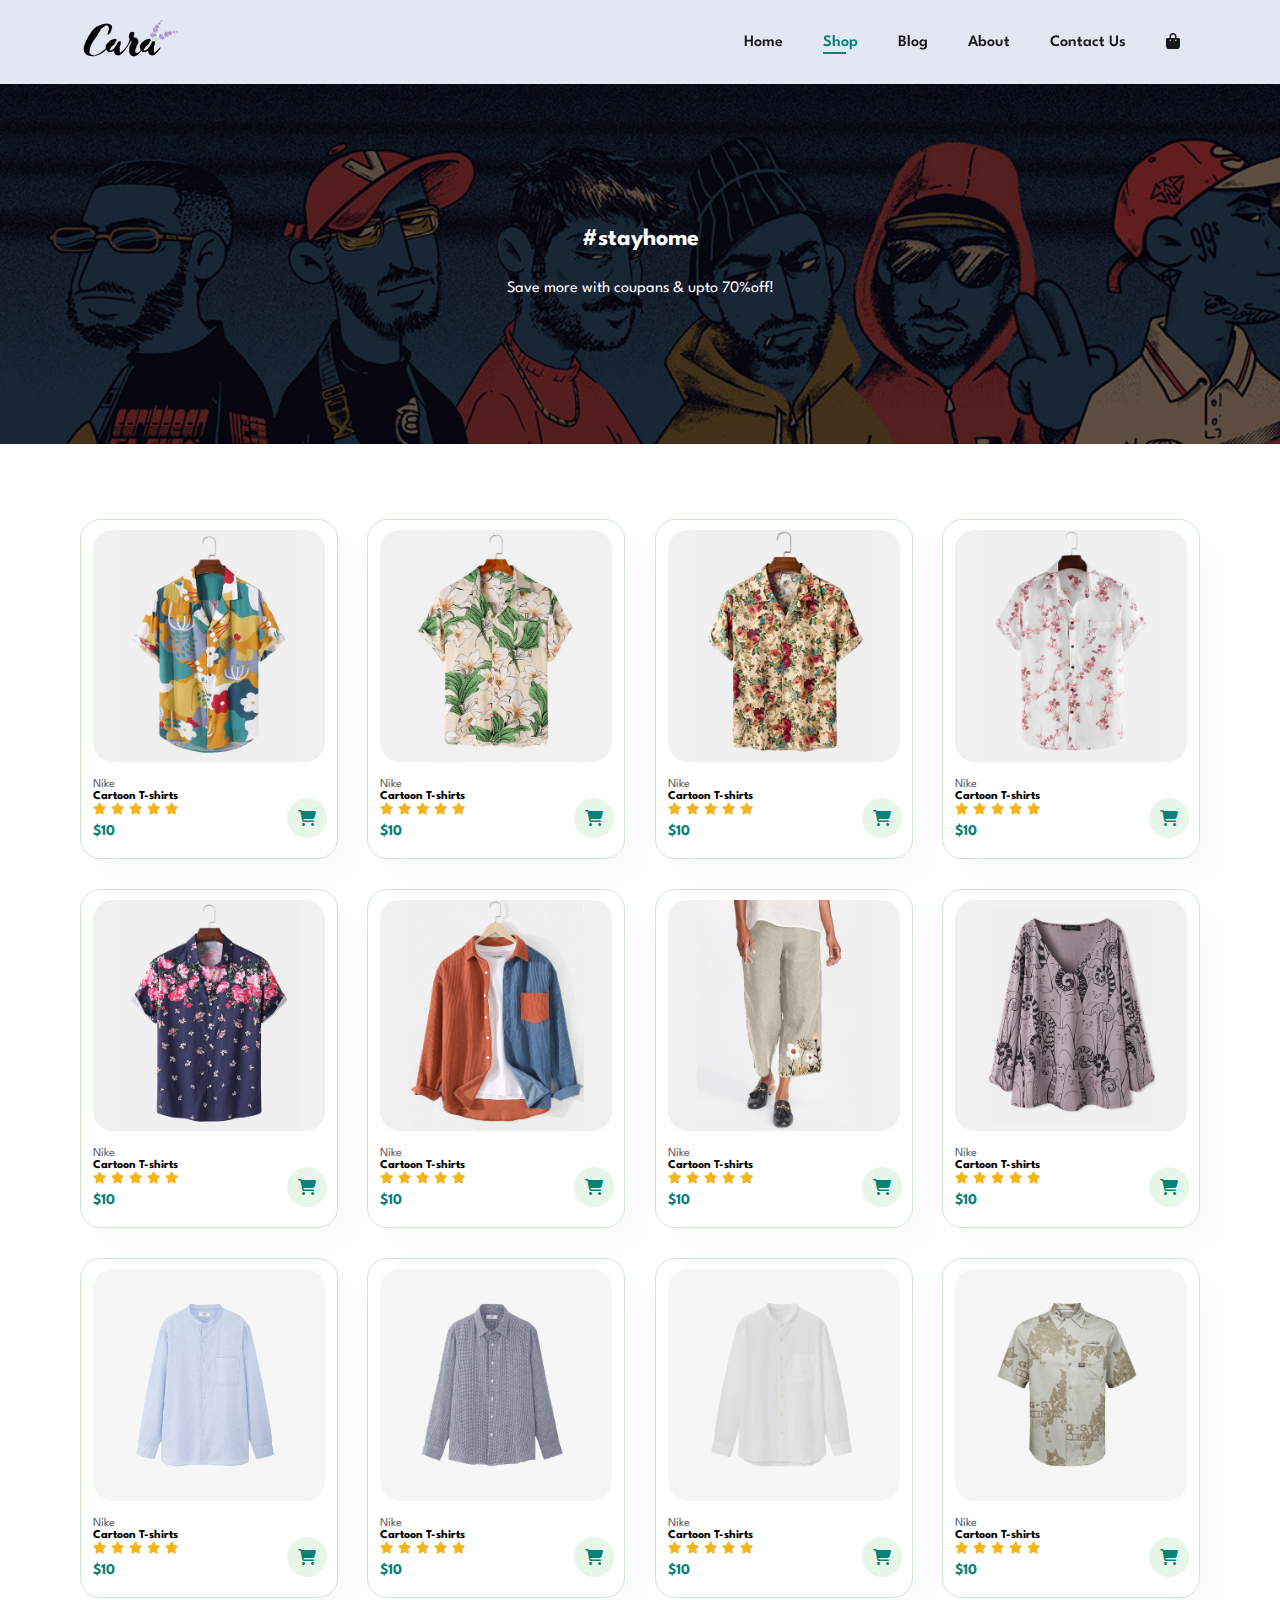
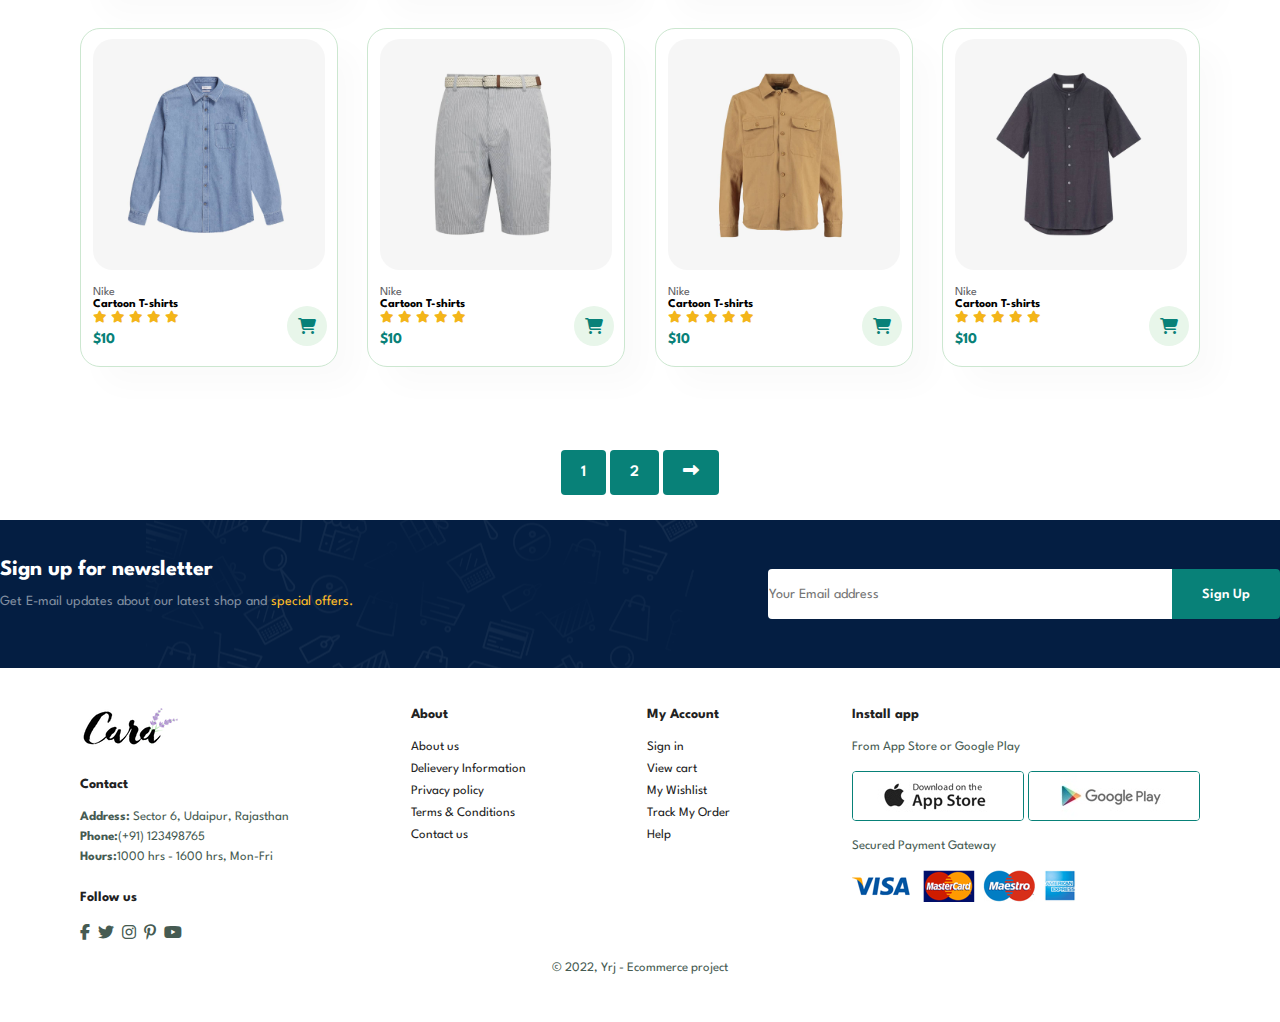
<file: shop.html>
<!DOCTYPE html>
<html lang="en">

<head>
    <meta charset="UTF-8">
    <meta http-equiv="X-UA-Compatible" content="IE=edge">
    <meta name="viewport" content="width=device-width, initial-scale=1.0">
    <title>ecommerce website</title>
    <link rel="stylesheet" href="https://cdnjs.cloudflare.com/ajax/libs/font-awesome/6.2.0/css/all.min.css" />
    <link rel="stylesheet" href="style.css">
</head>


<body>
    <section id="header">
        <a href="#"><img src="img/logo.png" class="logo" alt=""></a>

        <div>
            <ul id="navbar">
                <li><a href="index.html">Home</a></li>
                <li><a class="active" href="shop.html">Shop</a></li>
                <li><a href="blog.html">Blog</a></li>
                <li><a href="about.html">About</a></li>
                <li><a href="contact.html">Contact Us</a></li>
                <li id="lg-bag"><a href="cart.html"><i class="fa-solid fa-bag-shopping"></i></a></li>
                <a href="#" id="close"><i class="fas fa-times"></i></a>
            </ul>
        </div>
        <div id="mobile">
            <a href="cart.html"><i class="fa-solid fa-bag-shopping"></i></a>
            <i id="bar" class="fas fa-outdent"></i>
        </div>
    </section>
    <section id="page-header">
       
        <h2>#stayhome</h2>
       
        <p>Save more with coupans & upto 70%off!</p>
        
    </section>

    <section id="product1" class="section-p1">
        <div class="pro-container">
            <div class="pro" onclick="window.location.href='sproduct.html';">
                <img src="img/products/f1.jpg" alt="">
                <div class="des"> 
                    <span>Nike</span>
                    <h6>Cartoon T-shirts</h6>
                    <div class="star">
                        <i class="fas fa-star"></i>
                        <i class="fas fa-star"></i>
                        <i class="fas fa-star"></i>
                        <i class="fas fa-star"></i>
                        <i class="fas fa-star"></i>
                    </div>
                    <h4>$10</h4>
                </div>
                <a href="#"><i class="fa-solid fa-cart-shopping cart"></i></i></a>
            </div>
            <div class="pro">
                <img src="img/products/f2.jpg" alt="">
                <div class="des"> 
                    <span>Nike</span>
                    <h6>Cartoon T-shirts</h6>
                    <div class="star">
                        <i class="fas fa-star"></i>
                        <i class="fas fa-star"></i>
                        <i class="fas fa-star"></i>
                        <i class="fas fa-star"></i>
                        <i class="fas fa-star"></i>
                    </div>
                    <h4>$10</h4>
                </div>
                <a href="#"><i class="fa-solid fa-cart-shopping cart"></i></i></a>
            </div>
            <div class="pro">
                <img src="img/products/f3.jpg" alt="">
                <div class="des"> 
                    <span>Nike</span>
                    <h6>Cartoon T-shirts</h6>
                    <div class="star">
                        <i class="fas fa-star"></i>
                        <i class="fas fa-star"></i>
                        <i class="fas fa-star"></i>
                        <i class="fas fa-star"></i>
                        <i class="fas fa-star"></i>
                    </div>
                    <h4>$10</h4>
                </div>
                <a href="#"><i class="fa-solid fa-cart-shopping cart"></i></i></a>
            </div>
            <div class="pro">
                <img src="img/products/f4.jpg" alt="">
                <div class="des"> 
                    <span>Nike</span>
                    <h6>Cartoon T-shirts</h6>
                    <div class="star">
                        <i class="fas fa-star"></i>
                        <i class="fas fa-star"></i>
                        <i class="fas fa-star"></i>
                        <i class="fas fa-star"></i>
                        <i class="fas fa-star"></i>
                    </div>
                    <h4>$10</h4>
                </div>
                <a href="#"><i class="fa-solid fa-cart-shopping cart"></i></i></a>
            </div>
            <div class="pro">
                <img src="img/products/f5.jpg" alt="">
                <div class="des"> 
                    <span>Nike</span>
                    <h6>Cartoon T-shirts</h6>
                    <div class="star">
                        <i class="fas fa-star"></i>
                        <i class="fas fa-star"></i>
                        <i class="fas fa-star"></i>
                        <i class="fas fa-star"></i>
                        <i class="fas fa-star"></i>
                    </div>
                    <h4>$10</h4>
                </div>
                <a href="#"><i class="fa-solid fa-cart-shopping cart"></i></i></a>
            </div>
            <div class="pro">
                <img src="img/products/f6.jpg" alt="">
                <div class="des"> 
                    <span>Nike</span>
                    <h6>Cartoon T-shirts</h6>
                    <div class="star">
                        <i class="fas fa-star"></i>
                        <i class="fas fa-star"></i>
                        <i class="fas fa-star"></i>
                        <i class="fas fa-star"></i>
                        <i class="fas fa-star"></i>
                    </div>
                    <h4>$10</h4>
                </div>
                <a href="#"><i class="fa-solid fa-cart-shopping cart"></i></i></a>
            </div>
            <div class="pro">
                <img src="img/products/f7.jpg" alt="">
                <div class="des"> 
                    <span>Nike</span>
                    <h6>Cartoon T-shirts</h6>
                    <div class="star">
                        <i class="fas fa-star"></i>
                        <i class="fas fa-star"></i>
                        <i class="fas fa-star"></i>
                        <i class="fas fa-star"></i>
                        <i class="fas fa-star"></i>
                    </div>
                    <h4>$10</h4>
                </div>
                <a href="#"><i class="fa-solid fa-cart-shopping cart"></i></i></a>
            </div>
            <div class="pro">
                <img src="img/products/f8.jpg" alt="">
                <div class="des"> 
                    <span>Nike</span>
                    <h6>Cartoon T-shirts</h6>
                    <div class="star">
                        <i class="fas fa-star"></i>
                        <i class="fas fa-star"></i>
                        <i class="fas fa-star"></i>
                        <i class="fas fa-star"></i>
                        <i class="fas fa-star"></i>
                    </div>
                    <h4>$10</h4>
                </div>
                <a href="#"><i class="fa-solid fa-cart-shopping cart"></i></i></a>
            </div>
            <div class="pro">
                <img src="img/products/n1.jpg" alt="">
                <div class="des"> 
                    <span>Nike</span>
                    <h6>Cartoon T-shirts</h6>
                    <div class="star">
                        <i class="fas fa-star"></i>
                        <i class="fas fa-star"></i>
                        <i class="fas fa-star"></i>
                        <i class="fas fa-star"></i>
                        <i class="fas fa-star"></i>
                    </div>
                    <h4>$10</h4>
                </div>
                <a href="#"><i class="fa-solid fa-cart-shopping cart"></i></i></a>
            </div>
            <div class="pro">
                <img src="img/products/n2.jpg" alt="">
                <div class="des"> 
                    <span>Nike</span>
                    <h6>Cartoon T-shirts</h6>
                    <div class="star">
                        <i class="fas fa-star"></i>
                        <i class="fas fa-star"></i>
                        <i class="fas fa-star"></i>
                        <i class="fas fa-star"></i>
                        <i class="fas fa-star"></i>
                    </div>
                    <h4>$10</h4>
                </div>
                <a href="#"><i class="fa-solid fa-cart-shopping cart"></i></i></a>
            </div>
            <div class="pro">
                <img src="img/products/n3.jpg" alt="">
                <div class="des"> 
                    <span>Nike</span>
                    <h6>Cartoon T-shirts</h6>
                    <div class="star">
                        <i class="fas fa-star"></i>
                        <i class="fas fa-star"></i>
                        <i class="fas fa-star"></i>
                        <i class="fas fa-star"></i>
                        <i class="fas fa-star"></i>
                    </div>
                    <h4>$10</h4>
                </div>
                <a href="#"><i class="fa-solid fa-cart-shopping cart"></i></i></a>
            </div>
            <div class="pro">
                <img src="img/products/n4.jpg" alt="">
                <div class="des"> 
                    <span>Nike</span>
                    <h6>Cartoon T-shirts</h6>
                    <div class="star">
                        <i class="fas fa-star"></i>
                        <i class="fas fa-star"></i>
                        <i class="fas fa-star"></i>
                        <i class="fas fa-star"></i>
                        <i class="fas fa-star"></i>
                    </div>
                    <h4>$10</h4>
                </div>
                <a href="#"><i class="fa-solid fa-cart-shopping cart"></i></i></a>
            </div>
            <div class="pro">
                <img src="img/products/n5.jpg" alt="">
                <div class="des"> 
                    <span>Nike</span>
                    <h6>Cartoon T-shirts</h6>
                    <div class="star">
                        <i class="fas fa-star"></i>
                        <i class="fas fa-star"></i>
                        <i class="fas fa-star"></i>
                        <i class="fas fa-star"></i>
                        <i class="fas fa-star"></i>
                    </div>
                    <h4>$10</h4>
                </div>
                <a href="#"><i class="fa-solid fa-cart-shopping cart"></i></i></a>
            </div>
            <div class="pro">
                <img src="img/products/n6.jpg" alt="">
                <div class="des"> 
                    <span>Nike</span>
                    <h6>Cartoon T-shirts</h6>
                    <div class="star">
                        <i class="fas fa-star"></i>
                        <i class="fas fa-star"></i>
                        <i class="fas fa-star"></i>
                        <i class="fas fa-star"></i>
                        <i class="fas fa-star"></i>
                    </div>
                    <h4>$10</h4>
                </div>
                <a href="#"><i class="fa-solid fa-cart-shopping cart"></i></i></a>
            </div>
            <div class="pro">
                <img src="img/products/n7.jpg" alt="">
                <div class="des"> 
                    <span>Nike</span>
                    <h6>Cartoon T-shirts</h6>
                    <div class="star">
                        <i class="fas fa-star"></i>
                        <i class="fas fa-star"></i>
                        <i class="fas fa-star"></i>
                        <i class="fas fa-star"></i>
                        <i class="fas fa-star"></i>
                    </div>
                    <h4>$10</h4>
                </div>
                <a href="#"><i class="fa-solid fa-cart-shopping cart"></i></i></a>
            </div>
            <div class="pro">
                <img src="img/products/n8.jpg" alt="">
                <div class="des"> 
                    <span>Nike</span>
                    <h6>Cartoon T-shirts</h6>
                    <div class="star">
                        <i class="fas fa-star"></i>
                        <i class="fas fa-star"></i>
                        <i class="fas fa-star"></i>
                        <i class="fas fa-star"></i>
                        <i class="fas fa-star"></i>
                    </div>
                    <h4>$10</h4>
                </div>
                <a href="#"><i class="fa-solid fa-cart-shopping cart"></i></i></a>
            </div>
        </div>
    </section>
    <section id="pagination" class="section-p1">
        <a href="#">1</a>
        <a href="#">2</a>
        <a href="#"><i class="fa fa-long-arrow-alt-right"></i></a>
    </section>
    
    <section id="newsletter" class="section-p1 section-m1">
        <div class="newstext">
            <h4>Sign up for newsletter</h4>
            <p>Get E-mail updates about our latest shop and <span> special offers.</span></p>
        </div>
        <div class="form">
            <input type="text" placeholder="Your Email address">
            <button class="normal">Sign Up</button>
        </div>
    </section>
    <footer class="section-p1">
        <div class="col">
            <img class="logo" src="img/logo.png">
            <h4>Contact</h4>
            <p><strong>Address:</strong> Sector 6, Udaipur, Rajasthan</p>
            <p><strong>Phone:</strong>(+91) 123498765</p>
            <p><strong>Hours:</strong>1000 hrs - 1600 hrs, Mon-Fri</p>
            <div class="follow">
                <h4>Follow us</h4>
                <div class="icons">
                    <i class="fab fa-facebook-f"></i>
                    <i class="fab fa-twitter"></i>
                    <i class="fab fa-instagram"></i>
                    <i class="fab fa-pinterest-p"></i>
                    <i class="fab fa-youtube"></i>
                </div>
            </div>
        </div>
        <div class="col">
            <h4>About</h4>
            <a href="#">About us</a>
            <a href="#">Delievery Information</a>
            <a href="#">Privacy policy</a>
            <a href="#">Terms & Conditions</a>
            <a href="#">Contact us</a>
        </div>

        <div class="col">
            <h4>My Account</h4>
            <a href="#">Sign in</a>
            <a href="#">View cart</a>
            <a href="#">My Wishlist</a>
            <a href="#">Track My Order</a>
            <a href="#">Help</a>
        </div>
        <div class="col install">
            <h4>Install app</h4>
            <p>From App Store or Google Play</p>
            <div class="row">
                <img src="img/pay/app.jpg" alt="">
                <img src="img/pay/play.jpg" alt="">
            </div>
            <p>Secured Payment Gateway</p>
            <img src="img/pay/pay.png" alt="">
        </div>

        <div class="copyright">
            <p>© 2022, Yrj - Ecommerce project</p>
        </div>
    </footer>
    <script src="script.js"></script>
</body>

</html>
</file>
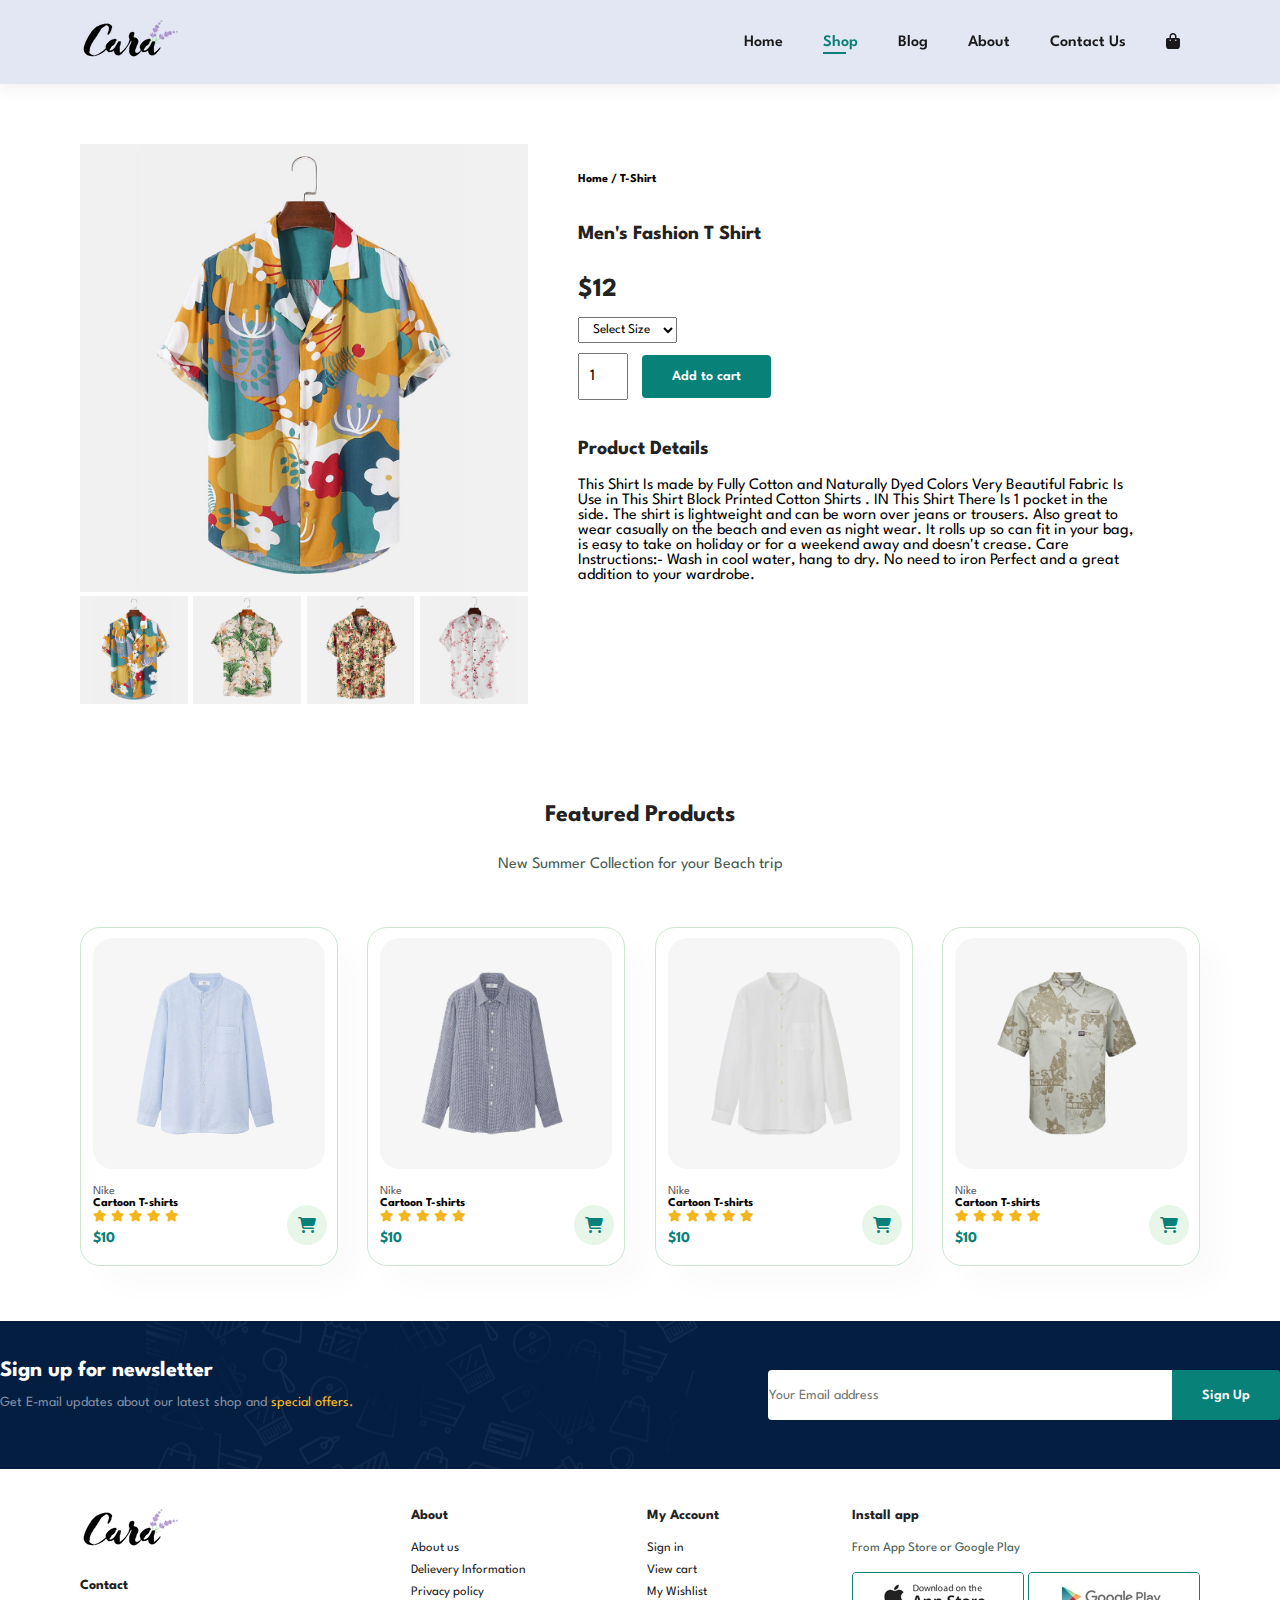
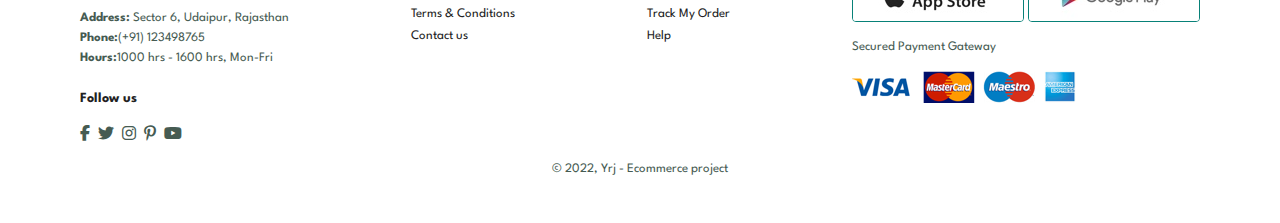
<file: sproduct.html>
<!DOCTYPE html>
<html lang="en">

<head>
    <meta charset="UTF-8">
    <meta http-equiv="X-UA-Compatible" content="IE=edge">
    <meta name="viewport" content="width=device-width, initial-scale=1.0">
    <title>ecommerce website</title>
    <link rel="stylesheet" href="https://cdnjs.cloudflare.com/ajax/libs/font-awesome/6.2.0/css/all.min.css" />
    <link rel="stylesheet" href="style.css">
</head>


<body>
    <section id="header">
        <a href="#"><img src="img/logo.png" class="logo" alt=""></a>

        <div>
            <ul id="navbar">
                <li><a href="index.html">Home</a></li>
                <li><a class="active" href="shop.html">Shop</a></li>
                <li><a href="blog.html">Blog</a></li>
                <li><a href="about.html">About</a></li>
                <li><a href="contact.html">Contact Us</a></li>
                <li id="lg-bag"><a href="cart.html"><i class="fa-solid fa-bag-shopping"></i></a></li>
                <a href="#" id="close"><i class="fas fa-times"></i></a>
            </ul>
        </div>
        <div id="mobile">
            <a href="cart.html"><i class="fa-solid fa-bag-shopping"></i></a>
            <i id="bar" class="fas fa-outdent"></i>
        </div>
    </section>
    <section id="prodetails" class="section-p1">
        <div class="single-pro-image">
            <img src="img/products/f1.jpg"  width="100%" id="MainImg" alt="">
            <div class="small-img-group">
                <div class="small-img-col">
                    <img src="img/products/f1.jpg" width="100%" class="small-img" alt="">
                </div>
                <div class="small-img-col">
                    <img src="img/products/f2.jpg" width="100%" class="small-img" alt="">
                </div>
                <div class="small-img-col">
                    <img src="img/products/f3.jpg" width="100%" class="small-img" alt="">
                </div>
                <div class="small-img-col">
                    <img src="img/products/f4.jpg" width="100%" class="small-img" alt="">
                </div>
            </div>
        </div>
        <div class="single-pro-details">
            <h6>Home / T-Shirt</h6>
            <h4>Men's Fashion T Shirt</h4>
            <h2>$12</h2>
            <select>
                <option> Select Size</option>
                <option>XL</option>
                <option>XXL</option>
                <option>Large</option>
                <option>Small</option>
            </select>
            <input type="number" value="1">
            <button class="normal">Add to cart</button>
            <h4>Product Details</h4>
            <span>This Shirt Is made by Fully Cotton and Naturally Dyed Colors Very Beautiful Fabric Is Use in 
                This Shirt Block Printed Cotton Shirts .
                IN This Shirt There Is 1 pocket in the side.
                The shirt is lightweight and can be worn over jeans or trousers.
                Also great to wear casually on the beach and even as night wear.
                It rolls up so can fit in your bag, is easy to take on holiday or for a weekend away and doesn't crease.
                Care Instructions:- Wash in cool water, hang to dry. No need to iron
                Perfect and a great addition to your wardrobe.</span>
        </div>
    </section>
    <section id="product1" class="section-p1">
        <h2>Featured Products</h2>
        <p>New Summer Collection for your Beach trip</p>
        <div class="pro-container">
            <div class="pro">
                <img src="img/products/n1.jpg" alt="">
                <div class="des"> 
                    <span>Nike</span>
                    <h6>Cartoon T-shirts</h6>
                    <div class="star">
                        <i class="fas fa-star"></i>
                        <i class="fas fa-star"></i>
                        <i class="fas fa-star"></i>
                        <i class="fas fa-star"></i>
                        <i class="fas fa-star"></i>
                    </div>
                    <h4>$10</h4>
                </div>
                <a href="#"><i class="fa-solid fa-cart-shopping cart"></i></i></a>
            </div>
            <div class="pro">
                <img src="img/products/n2.jpg" alt="">
                <div class="des"> 
                    <span>Nike</span>
                    <h6>Cartoon T-shirts</h6>
                    <div class="star">
                        <i class="fas fa-star"></i>
                        <i class="fas fa-star"></i>
                        <i class="fas fa-star"></i>
                        <i class="fas fa-star"></i>
                        <i class="fas fa-star"></i>
                    </div>
                    <h4>$10</h4>
                </div>
                <a href="#"><i class="fa-solid fa-cart-shopping cart"></i></i></a>
            </div>
            <div class="pro">
                <img src="img/products/n3.jpg" alt="">
                <div class="des"> 
                    <span>Nike</span>
                    <h6>Cartoon T-shirts</h6>
                    <div class="star">
                        <i class="fas fa-star"></i>
                        <i class="fas fa-star"></i>
                        <i class="fas fa-star"></i>
                        <i class="fas fa-star"></i>
                        <i class="fas fa-star"></i>
                    </div>
                    <h4>$10</h4>
                </div>
                <a href="#"><i class="fa-solid fa-cart-shopping cart"></i></i></a>
            </div>
            <div class="pro">
                <img src="img/products/n4.jpg" alt="">
                <div class="des"> 
                    <span>Nike</span>
                    <h6>Cartoon T-shirts</h6>
                    <div class="star">
                        <i class="fas fa-star"></i>
                        <i class="fas fa-star"></i>
                        <i class="fas fa-star"></i>
                        <i class="fas fa-star"></i>
                        <i class="fas fa-star"></i>
                    </div>
                    <h4>$10</h4>
                </div>
                <a href="#"><i class="fa-solid fa-cart-shopping cart"></i></i></a>
            </div>
            
        </div>
    </section>
    <section id="newsletter" class="section-p1 section-m1">
        <div class="newstext">
            <h4>Sign up for newsletter</h4>
            <p>Get E-mail updates about our latest shop and <span> special offers.</span></p>
        </div>
        <div class="form">
            <input type="text" placeholder="Your Email address">
            <button class="normal">Sign Up</button>
        </div>
    </section>
    <footer class="section-p1">
        <div class="col">
            <img class="logo" src="img/logo.png">
            <h4>Contact</h4>
            <p><strong>Address:</strong> Sector 6, Udaipur, Rajasthan</p>
            <p><strong>Phone:</strong>(+91) 123498765</p>
            <p><strong>Hours:</strong>1000 hrs - 1600 hrs, Mon-Fri</p>
            <div class="follow">
                <h4>Follow us</h4>
                <div class="icons">
                    <i class="fab fa-facebook-f"></i>
                    <i class="fab fa-twitter"></i>
                    <i class="fab fa-instagram"></i>
                    <i class="fab fa-pinterest-p"></i>
                    <i class="fab fa-youtube"></i>
                </div>
            </div>
        </div>
        <div class="col">
            <h4>About</h4>
            <a href="#">About us</a>
            <a href="#">Delievery Information</a>
            <a href="#">Privacy policy</a>
            <a href="#">Terms & Conditions</a>
            <a href="#">Contact us</a>
        </div>

        <div class="col">
            <h4>My Account</h4>
            <a href="#">Sign in</a>
            <a href="#">View cart</a>
            <a href="#">My Wishlist</a>
            <a href="#">Track My Order</a>
            <a href="#">Help</a>
        </div>
        <div class="col install">
            <h4>Install app</h4>
            <p>From App Store or Google Play</p>
            <div class="row">
                <img src="img/pay/app.jpg" alt="">
                <img src="img/pay/play.jpg" alt="">
            </div>
            <p>Secured Payment Gateway</p>
            <img src="img/pay/pay.png" alt="">
        </div>

        <div class="copyright">
            <p>© 2022, Yrj - Ecommerce project</p>
        </div>
    </footer>
    <script> 
        var MainImg = document.getElementById("MainImg"); 
        var smallImg= document.getElementsByClassName("small-img");

        smallImg[0].onclick= function(){
            MainImg.src=smallImg[0].src;
        }
        smallImg[1].onclick= function(){
            MainImg.src=smallImg[1].src;
        }
        smallImg[2].onclick= function(){
            MainImg.src=smallImg[2].src;
        }
        smallImg[3].onclick= function(){
            MainImg.src=smallImg[3].src;
        }
    </script>
    <script src="script.js"></script>
</body>

</html>
</file>
<file: style.css>
@import url('https://fonts.googleapis.com/css2?family=Spartan:wght@100;200;300;400;500;600;700;800;900&display=swap');

* {
    margin: 0;
    padding: 0;
    box-sizing: border-box;
    font-family: 'Spartan', sans-serif;
}
h1{
    font-size: 50px;
    line-height: 64px;
    color: #222;
}
h2{
    font-size: 46pxpx;
    line-height: 54px;
    color: #222;
}
h4{
    font-size: 20px;
    color: #222;
}
h6{
    font-weight: 700;
    font-size: 12px;
}
p{
    font-size: 16px;
    color: #465b52;
    margin: 15px 0 20px 0;
}
.section-p1{
    padding : 40px 80px;
}
.section-m1{
    padding : 40px 0;
}
button.normal{
    font-size: 14px;
    font-weight: 600;
    padding: 15px 30px;
    color: black;
    background-color: white;
    border-radius: 4px;
    border: none;
    cursor: pointer;
    outline: none;
    transition: 0.2s;

}
button.white{
    font-size: 13px;
    font-weight: 600;
    padding: 11px 18px;
    color: white;
    background-color: transparent;
    border: 1px solid white;
    cursor: pointer;
    outline: none;
    transition: 0.2s;

}
body{
    width:100%;
}

/* header start*/
#header{
    display: flex;
    align-items: center;
    justify-content: space-between;
    padding: 20px 80px;
    background: #E3E6F3;
    box-shadow: 0 5px 15px rgba(0,0,0, 0.06);
    z-index: 999;
    position: sticky;
    top: 0;
    left: 0;
}
#navbar{
    display: flex;
    align-items: center;
    justify-content: center;
}
#navbar li{
    list-style: none;
    padding: 0 20px;
    position: relative;
}
#navbar li a{
    text-decoration: none;
    font-size: 16px;
    font-weight: 600;
    color: #1a1a1a;
    transition: 0.3s ease;
}
#navbar li a:hover,
#navbar li a.active{
    color: #088178;
}
#navbar li a.active::after,
#navbar li a:hover::after
{
    content: "";
    width: 30%;
    height: 2px;
    background: #088178;
    position: absolute;
    bottom:-4px;
    left: 20px;
}
#mobile{
    display: none;
    align-items: center;
}
#close{
    display: none;
}
/* home page*/
#hero{
    background-image: url("img/hero4.png");
    height: 90vh;
    width: 100%;
    background-size: cover;
    background-position: top 25% right 0%;
    padding:  0 80px;
    display: flex;
    flex-direction: column;;
    align-items: flex-start;
    justify-content: center;
}
#hero h4{
    padding-bottom: 15px;
}
#hero h1{
    color: #088178;
}
#hero button{
    background-image: url("img/button.png");
    background-color: transparent;
    color: #088178;
    border: 0;
    padding: 14px 80px 14px 65px;
    background-repeat: no-repeat;
    cursor: pointer;
    font-weight: 700;
    font-size: 15px;
}
#feature{
    display: flex;
    align-items: center;
    justify-content: space-between;
    flex-wrap: wrap;
}
/* feature box*/
#feature .fe-box{
    width: 180px;
    text-align: center;
    padding: 25px 15px;
    box-shadow: 20px 20px 34px rgba(0, 0, 0, 0.03);
    border: 1px solid #cce7d0;
    border-radius: 4px;
    margin: 15px 0;
}
#feature .fe-box:hover{
    box-shadow: 10px 10px 54px rgba(70,62,221,0.1);
}
#feature .fe-box h6{
    display: inline-block;
    padding: 9px 8px 6px 8px;
    line-height: 1;
    border-radius: 4px;
    color:#088178;
    background-color: #fddde4;
}
#feature .fe-box:nth-child(2) h6{
    background-color: #cdebbc;
}
#feature .fe-box:nth-child(3) h6{
    background-color: #f8b989;
}
#feature .fe-box:nth-child(4) h6{
    background-color: #4bdbe8;
}
#feature .fe-box:nth-child(5) h6{
    background-color: #f69db2;
}
#feature .fe-box:nth-child(6) h6{
    background-color: #f2b2e7;
}
#feature .fe-box img{
    width: 100%;
    margin-bottom: 10px;
}
#product1{
    text-align: center;
}
#product1 .pro-container{
    display: flex;
    justify-content: space-between;
    padding-top:20px; 
    flex-wrap: wrap;
}
#product1 .pro{
    width: 23%;
    min-width: 256px;
    padding: 10px 12px;
    border: 1px solid #cce7d0;
    border-radius: 20px;
    cursor: pointer;
    box-shadow: 20px 20px 30px rgba(0,0,0,0.02);
    margin: 15px 0;
    transition: 0.2s ease;
    position: relative;
}
#product1 .pro:hover{
    box-shadow: 20px 20px 30px rgba(0,0,0,0.06);
}
#product1 .pro img{
    width: 100%;
    border-radius: 20px;
}
#product1 .pro .des{
    text-align: start;
    padding: 10px 0;
}
#product1 .pro .des span{
    color: #606063;
    font-size: 12px;
}

#product1 .pro .des h5{
    padding: 7px;
    color : #1a1a1a;
    font-size: 15px;;
}
#product1 .pro .des i{
    font-size: 12px;
    color: rgb(243, 181, 25)
}
#product1 .pro .des h4{
    padding-top:7px;
    font-size: 15px;
    font-weight: 700;
    color: #088178;
}
#product1 .pro .cart{
    width:40px;
    height:40px;
    line-height: 40px;
    border-radius: 30px;
    background-color: #e8f6ea;
    font-weight: 600;
    color: #088178;
    border-color: 1px solid #cce7d0;
    position: absolute;
    bottom: 20px;
    right: 10px;
}
#banner {
    display: flex;
    flex-direction: column;
    justify-content: center;
    align-items: center;
    text-align: center;
    background-image: url("img/banner/b2.jpg");
    width: 100%;
    height: 40vh;
    background-size: cover;
    background-position: center;
}
#banner h4{
    color: white;
    font-size: 16px;
}
#banner h2{
    color: white;
    font-size: 30px;
    padding: 10px 0;
}
#banner h2 span{
    color: #ef3636;
    
}
#banner button:hover{
    background-color: #088178;
    color:white;
}
#sm-banner{
    display: flex;
    justify-content: space-between;
    flex-wrap: wrap;
}
#sm-banner .banner-box{
    display: flex;
    flex-direction: column;
    justify-content: center;
    align-items: flex-start;
    background-image: url("img/banner/b17.jpg");
    min-width: 660px;
    height: 50vh;
    background-size: cover;
    background-position: center;
    padding: 30px;
}
#sm-banner .banner-box2{
    background-image: url("img/banner/b10.jpg");
}
#sm-banner h4{
    color: white;
    font-size: 20px;
    font-weight: 300;
}
#sm-banner h2{
    color: white;
    font-size: 28px;
    font-weight: 800;
}
#sm-banner span{
    color: white;
    font-size: 14px;
    font-weight: 500;
    padding-bottom: 15px;
}
#sm-banner .banner-box:hover button{
    background: #088178;
    border: 1px solid #088178;

}
#banner3 .banner-box{
    display: flex;
    flex-direction: column;
    justify-content: center;
    align-items: flex-start;
    background-image: url("img/banner/b7.jpg");
    min-width: 30%;
    height: 30vh;
    background-size: cover;
    background-position: center;
    padding: 20px;
    margin-bottom: 20px;
}
#banner3 .banner-box2{
    background-image: url("img/banner/b4.jpg");
}
#banner3 .banner-box3{
    background-image: url("img/banner/b18.jpg");
}
#banner3{
    display: flex;
    justify-content: space-between;
    flex-wrap: wrap;
    padding: 0 80px;
}
#banner3 h2{
    color: white;
    font-size: 22px;
    font-weight: 900;
}
#banner3 h3{
    color: #ec544e;
    font-size: 15px;
    font-weight: 800;
}
#newsletter{
    display: flex;
    justify-content: space-between;
    flex-wrap: wrap;
    align-items: center;
    background-image: url("img/banner/b14.png");
    background-repeat: no-repeat;
    background-position: 20% 30%;
    background-color: #041e42;
}
#newsletter h4{
    font-size: 22px;
    font-weight: 700;
    color: white;
}
#newsletter p{
    font-size: 14px;
    font-weight:6700;
    color: #818ea0;
}
#newsletter p span{
    color: #ffbd27;
}
#newsletter .form{
    display: flex;
    width: 40%;
}
#newsletter input{
    height: 3.12rem;
    padding: 0 1.25e,;
    font-size: 14px;
    width: 100%;
    border: 1px solid transparent;
    border-radius: 4px;
    outline: none;
    border-top-right-radius: 0;
    border-bottom-right-radius: 0;
}
#newsletter button{
    background-color: #088178;
    color: white;
    white-space: nowrap;
    border-top-left-radius: 0;
    border-bottom-left-radius: 0;
}
footer{
    display: flex;
    justify-content: space-between;
    flex-wrap: wrap;
}
footer  .col{
    display: flex;
    align-items: flex-start;
    flex-direction: column;
    margin-bottom: 20px;
}
footer .logo{
    margin-bottom: 30px;
}
footer h4{
    font-size: 14px;
    padding-bottom: 20px;

}
footer p{
    font-size: 13px;
    margin: 0 0 8px 0;
}
footer a{
    font-size: 13px;
    text-decoration: none;
    color: #222;
    margin-bottom: 10px;
}
footer .follow{
    margin-top: 20px;    
}
footer .follow i{
    color: #465b52;
    padding-right: 4px;
    cursor: pointer;

}
footer .install .row img{
    border: 1px solid #088178;
    border-radius: 4px;
}
footer .install img{
    margin: 10px 0 15px 0;
}
footer .follow i:hover,
footer a:hover{
    color:#088178;
}
footer .copyright{
    width: 100%;
    text-align: center;
}


/* Media query for tablet*/
@media (max-width:799px) {
    .section-p1{
        padding: 40px 40px;
    }
    #navbar{
        display: flex;
        flex-direction: column;
        align-items: flex-start;
        justify-content: flex-start;
        position: fixed;
        top: 0;
        right: -300px;
        height: 100vh;
        width:300px;
        background-color: #E3E6F3;
        box-shadow: 0 40px 60px rgba(0,0,0,0.1);
        padding: 80px 0 0 10px;
        transition: 0.3s;
    }
    #navbar.active{
        right: 0px;
    }
    #navbar li{
        margin-bottom:25px ;
    }
    #mobile{
        display: flex;
        align-items: center;
    }
    #mobile i{
        color: #1a1a1a;
        font-size: 24px;
        padding-left: 20px;
    }
    #close{
        display: initial;
        position: absolute;
        top: 30px;
        left: 30px;
        color: #222;
        font-size: 24px;
    }
    #lg-bag{
        display: none;
    }
    #hero{
        height: 70vh;
        padding: 0 80px;
        background-position: top 30% right 30%;
    }
    #feature{
        justify-content: center;
    }
    #feature .fe-box{
        margin: 15px 15px;
    }
    #product1 .pro-container{
        justify-content: center;
    }
    #product1 .pro{
        margin: 15px;
    }
    #banner{
        height: 22vh;
    }
    #sm-banner .banner-box{
        min-width: 100%;
        height: 30vh;
    }
    #banner3{
        padding: 40px;
    }
    #banner3 .banner-box{
        width: 28%;
    }
    #newsletter .form{
        width: 70%;
    }

    /* contact page*/
    #form-details  {
        padding: 40px;
    }
    #form-details form{
        width: 50%;
    }
}

/* for mobile */
@media (max-width:477px){
    .section-p1{
        padding: 20px;
    }
    #header{
    padding: 10px 30px;
    }
    h2{
        font-size: 32px;;
    }
    h1{
        font-size: 38px;
    }
    #hero{
        padding: 0 20px;
        background-position: 55%;;
    }
    #feature{
        justify-content: space-between;
    }
    #feature .fe-box{
        width: 155px;
        margin: 0 0 15px 0;
    }
    #product1 .pro{
        width: 100%;
    }
    #banner{
        height: 40vh;
    }
    #sm-banner .banner-box{
        height: 40vh;
    }
    #sm-banner .banner-box2{
        margin-top: 20px
    }
    #banner3{
        padding: 0 20px;
    }
    #banner3 .banner-box{
        width: 100%;
    }
    #newsletter .form{
        width: 100%;
    }
    #newsletter {
        padding: 40px 20px;
    }
    footer .copyright{
        text-align: start;
    }
    /* single product*/
    #prodetails{
        display: flex;
        flex-direction: column;
    }
    #prodetails .single-pro-image{
        width: 100%;
        margin-right: 0px;
    }
    #prodetails .single-pro--details{
        width: 100%;
    }

    /*blog here*/
    #blog {
        padding: 100px 20px 0 20px;
    }
    #blog .blog-box {
        display: flex;
        flex-direction: column;
        align-items: flex-start;
    }
    #blog .blog-img { 
        width: 100%;
        margin-right: 0px;
        margin-bottom: 30px;
    }
    #blog .blog-details {
        width: 100%;
    }
    /* about page */
    #about-head{
        flex-direction: column;
    }
    #about-head img{
        width: 100%;
        margin-bottom: 20px;
    }
    #about-head div{
        padding-left: 0px;
    }
    #about-head .video{
        width: 100%;
    }
    /*contact page */
    #contact-details{
        flex-direction: column;
    }
    #contact-details .details{
        width: 100%;
        margin-bottom: 30px;
    }
    #contact-details .map{
        width: 100%;
    }
    #form-details{
        margin: 10px;
        padding: 30px 10px;
        flex-wrap: wrap;
    }
    #form-details{
        width: 100%;
        margin-bottom: 3px;
    }
    /* cart page*/
    #cart-add{
        flex-direction: column;
    }
    #coupon{
        width: 100%;
    }
    #subtotal{
        width: 100%;
        padding: 20px;
    }

}

/* shop page*/
#page-header {
    background-image: url("img/banner/b1.jpg");
    width: 100%;
    height: 40vh;
    background-size: cover;
    display: flex;
    justify-content: center;
    text-align: center;
    flex-direction: column;
    padding :14px;
}

#page-header h2,
#page-header p{
    color: white;
}

#pagination{
    text-align: center;
}

#pagination a{
    text-decoration: none;
    background-color: #088178;
    padding : 15px 20px;
    color: white;
    font-weight: 600;
    border-radius: 4px;
}
#pagination a i{
    font-size: 16px;
    font-weight: 600;
}

/* single product*/
#prodetails{
    display: flex;
    margin-top: 20px;

}
#prodetails .single-pro-details{
    width: 50%;
    padding-top: 30px;
}
#prodetails .single-pro-image{
    width: 40%;
    margin-right: 50px;
}
#prodetails .single-pro-details h4{
    padding: 40px 0 20px 0;
}
#prodetails .single-pro-details h2{
    font-size: 26px;
}
#prodetails .single-pro-details select{
    display: block;
    padding: 5px 10px;
    margin-bottom: 10px;
}
#prodetails .single-pro-details input{
    width: 50px;
    height: 47px;
    padding-left: 10px;
    font-size: 16px;
    margin-right: 10px;
}
#prodetails .single-pro-details button{
    background-color: #088178;
    color: white;
}
#prodetails .single-pro-details input:focus{
    outline: none;
}
#prodetails .single-pro-details input span{
    line-height: 25px;
}
.small-img-group{
    display: flex;
    justify-content: space-between;
}
.small-img-col{
    flex-basis: 24%;
    cursor: pointer;
}

/* blog page*/
#page-header.blog-header{
    background-image: url("img/banner/b19.jpg");
}

#blog{
    padding: 150px 150px 0 150px;
}

#blog .blog-box{
    display: flex;
    align-items: center;
    width: 100%;
    position: relative;
    padding-bottom: 90px;
}
#blog .blog-img{
    width: 50%;
    margin-right: 40px;
}
#blog img{
    width: 100%;
    height: 300px;
    object-fit: cover;
}
#blog .blog-details{
    width: 50%;
}

#blog .blog-details a{
    text-decoration: none;
    font-size: 11px;
    color: black;
    font-weight: 700;
    position: relative;
    transition: 0.3s;
}
#blog .blog-details a::after{
    content: "";
    width: 50px;
    height: 1px;
    background-color: black;
    position: absolute;
    top: 4px;
    right: -60px;
}
#blog .blog-details a:hover{
    color:#088178;
}
#blog .blog-details a:hover::after{
    background-color: #088178;
}
#blog .blog-box h1{
    position: absolute;
    top: -40px;
    left:0;
    font-size: 70px;
    font-weight: 700;
    color:#c9cbce;
    z-index: -9;

}
/* about header*/
#page-header.about-header{
    background-image: url("img/about/banner.png");
}
#about-head{
    display: flex;
    align-items: center;
}
#about-head img{
    height: auto;
    width: 50%;
}
#about-head div{
    padding-left: 40px;
}
#about-app{
    text-align: center;
}

#about-app .video video{
    width: 100%;
    height: 100%;
    border-radius: 20px;
}
#about-app .video{
    width: 70%;
    height: 100%;
    margin: 30px auto 0 auto;
}


/* contact details */
#contact-details{
    display: flex;
    align-items: center;
    justify-content: space-between;
}
#contact-details .details{
    width: 40%;
}
#contact-details .details span,
#form-details form span{
    font-size: 12px;
}
#contact-details .details h2,
#form-details form h2{
    font-size: 26px;
    line-height: 35px;
    padding: 20px 0;
}
#contact-details .details h3{
    font-size: 16px;
    padding-bottom: 15px;
}
#contact-details .details li{
    list-style: none;
    display: flex;
    padding: 10px 0;
}
#contact-details .details i{
    font-size: 14px;
    padding-right: 22px;
}
#contact-details .details li p{
    margin: 0;
    font-size: 14px;
}
#contact-details .map{
    width: 55%;
    height: 400px;
}
#contact-details .map iframe{
    width: 100%;
    height: 100%;
}
#form-details {
    display: flex;
    justify-content: space-between;
    margin: 30px;
    padding: 80px;
    border: 1px solid #e1e1e1;
}
#form-details form{
    width: 65%;
    display: flex;
    flex-direction: column;
    align-items: flex-start;
}
#form-details form input,
#form-details form textarea{
    width: 100%;
    padding: 12px 15px;
    outline: none;
    margin-bottom: 20px;
    border: 1px solid #e1e1e1;
}
#form-details form button{
    background-color: #088178;
    color: white;
}
#form-details .people div{
    padding-bottom: 25px;
    display: flex;
    align-items: flex-start;
}
#form-details .people div img{
    width:65px;
    height: 65px;
    object-fit: cover;
    margin-right: 15px;
}
#form-details .people div p{
    margin: 0;
    font-size: 13px;
    line-height: 25px;
}
#form-details .people div span{
    display: block;
    font-size: 16px;
    font-weight: 600;
    color: black;
}

/* Cart page*/
#cart{
    overflow: auto;
}
#cart table{
    width:100%;
    border-collapse: collapse;
    table-layout: fixed;
    white-space: nowrap;
}
#cart table img{
    width:70px;
}
#cart table td:nth-child(1){
    width: 100px;
    text-align: center;
}
#cart table td:nth-child(2){
    width: 150px;
    text-align: center;
}
#cart table td:nth-child(3){
    width: 250px;
    text-align: center;
}
#cart table td:nth-child(4),
#cart table td:nth-child(5),
#cart table td:nth-child(6)
{
    width: 150px;
    text-align: center;
}
#cart table td:nth-child(5) input{
    width:70px;
    padding: 10px 5px 10px 15px;
}
#cart table thead{
    border: 1px solid #e2e9e1;
    border-right: none;
    border-right: none;

}
#cart table thead td{
    font-weight: 700;
    text-transform: uppercase;
    font-size: 13px;
    padding: 18px 0;

}
#cart table tbody tr td{
    padding-top: 15px;
}
#cart table tbody td{
    font-size: 13px;
}
#cart-add{
    display: flex;
    flex-wrap: wrap;
    justify-content: space-between;
}

#coupon{
    width: 50%;
    margin-bottom: 30px;
}
#coupon h3,
#subtotal h3{
    padding-bottom: 15px ;
}
#coupon input{
    padding: 10px 20px;
    outline: none;
    width: 60%;
    margin-right: 10px;
    border: 1px solid #e2e9e1;
}
#coupon button,#subtotal button{
    background-color: #088178;
    color: white;
    padding: 12px 20px;
}
#subtotal{
    width: 50%;
    margin-bottom: 30px;
    border: 1px solid #e2e9e1;
}
#subtotal table{
    border-collapse: collapse;
    width: 100%;
    margin-bottom: 20px;
}
#subtotal table td{
    width: 50%;
    border: 1px solid #e2e9e1;
    padding: 10px;
    font-size: 13px;

}
</file>
